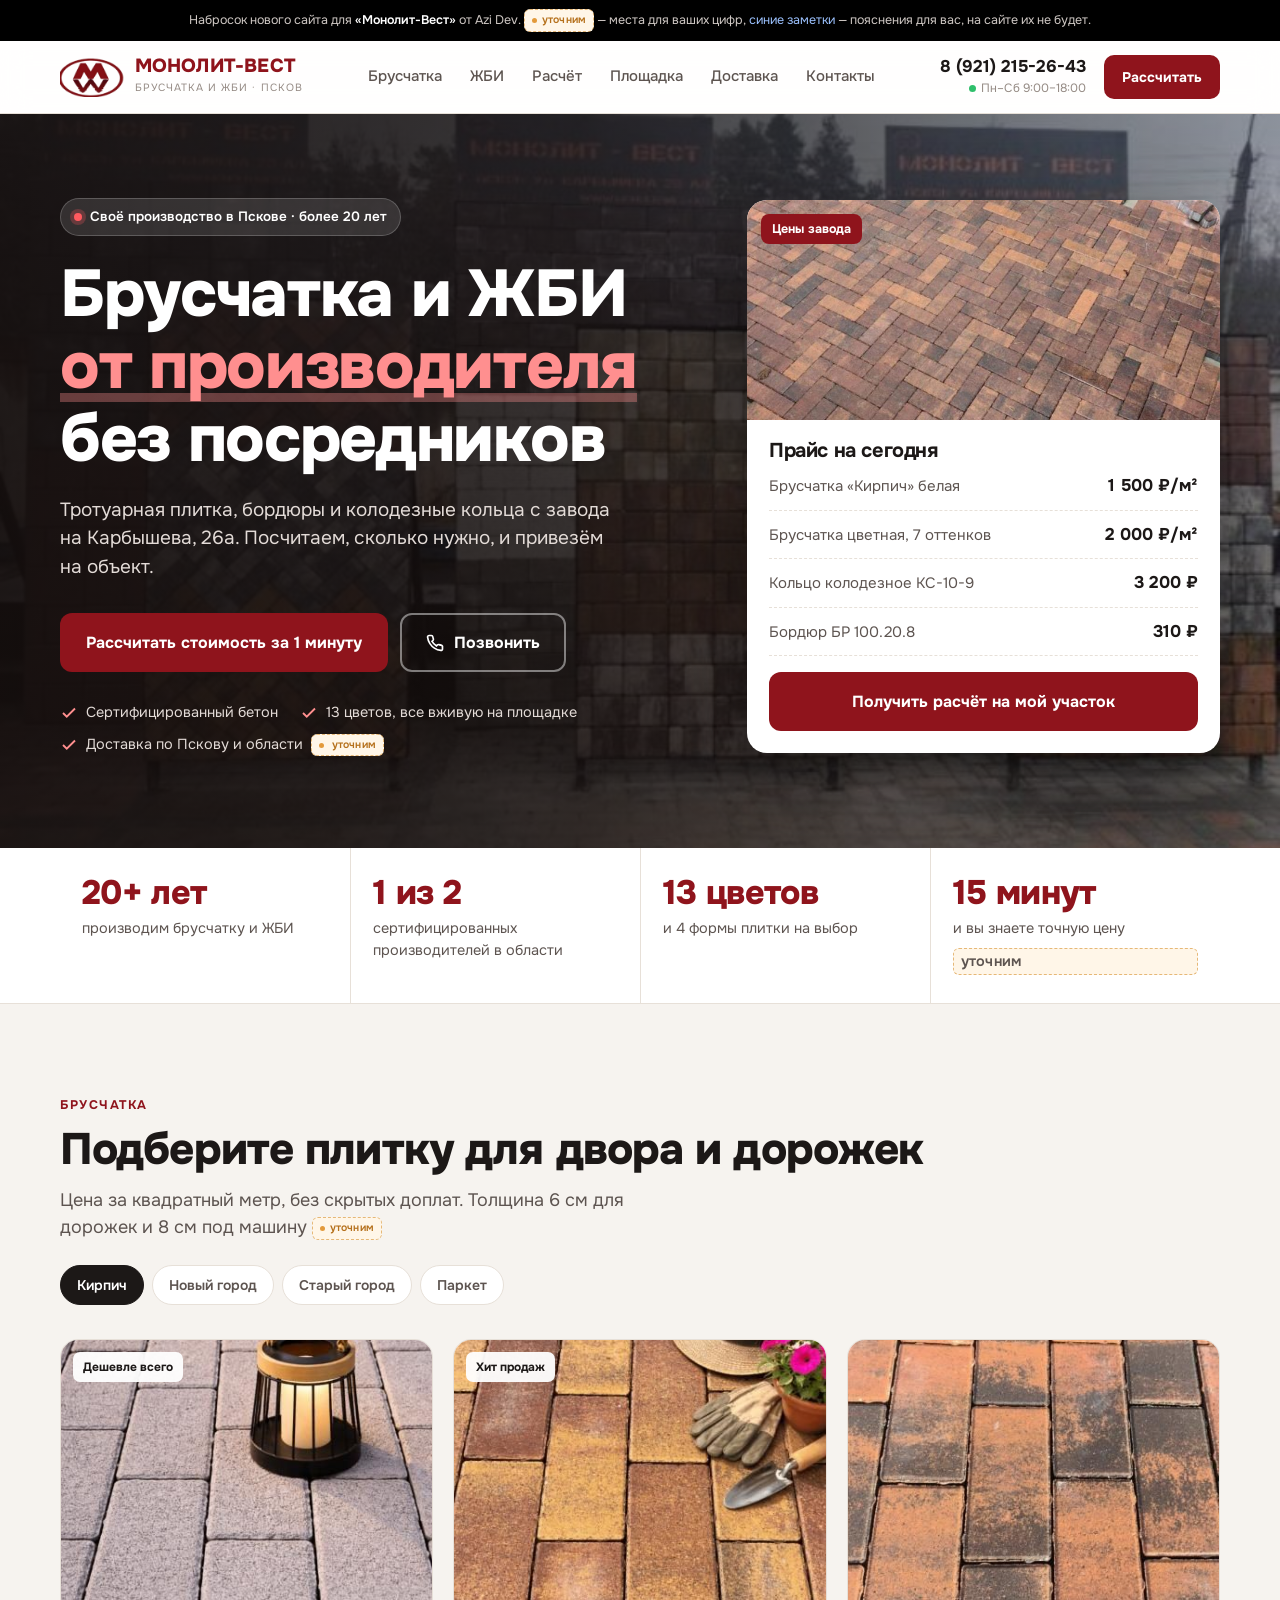
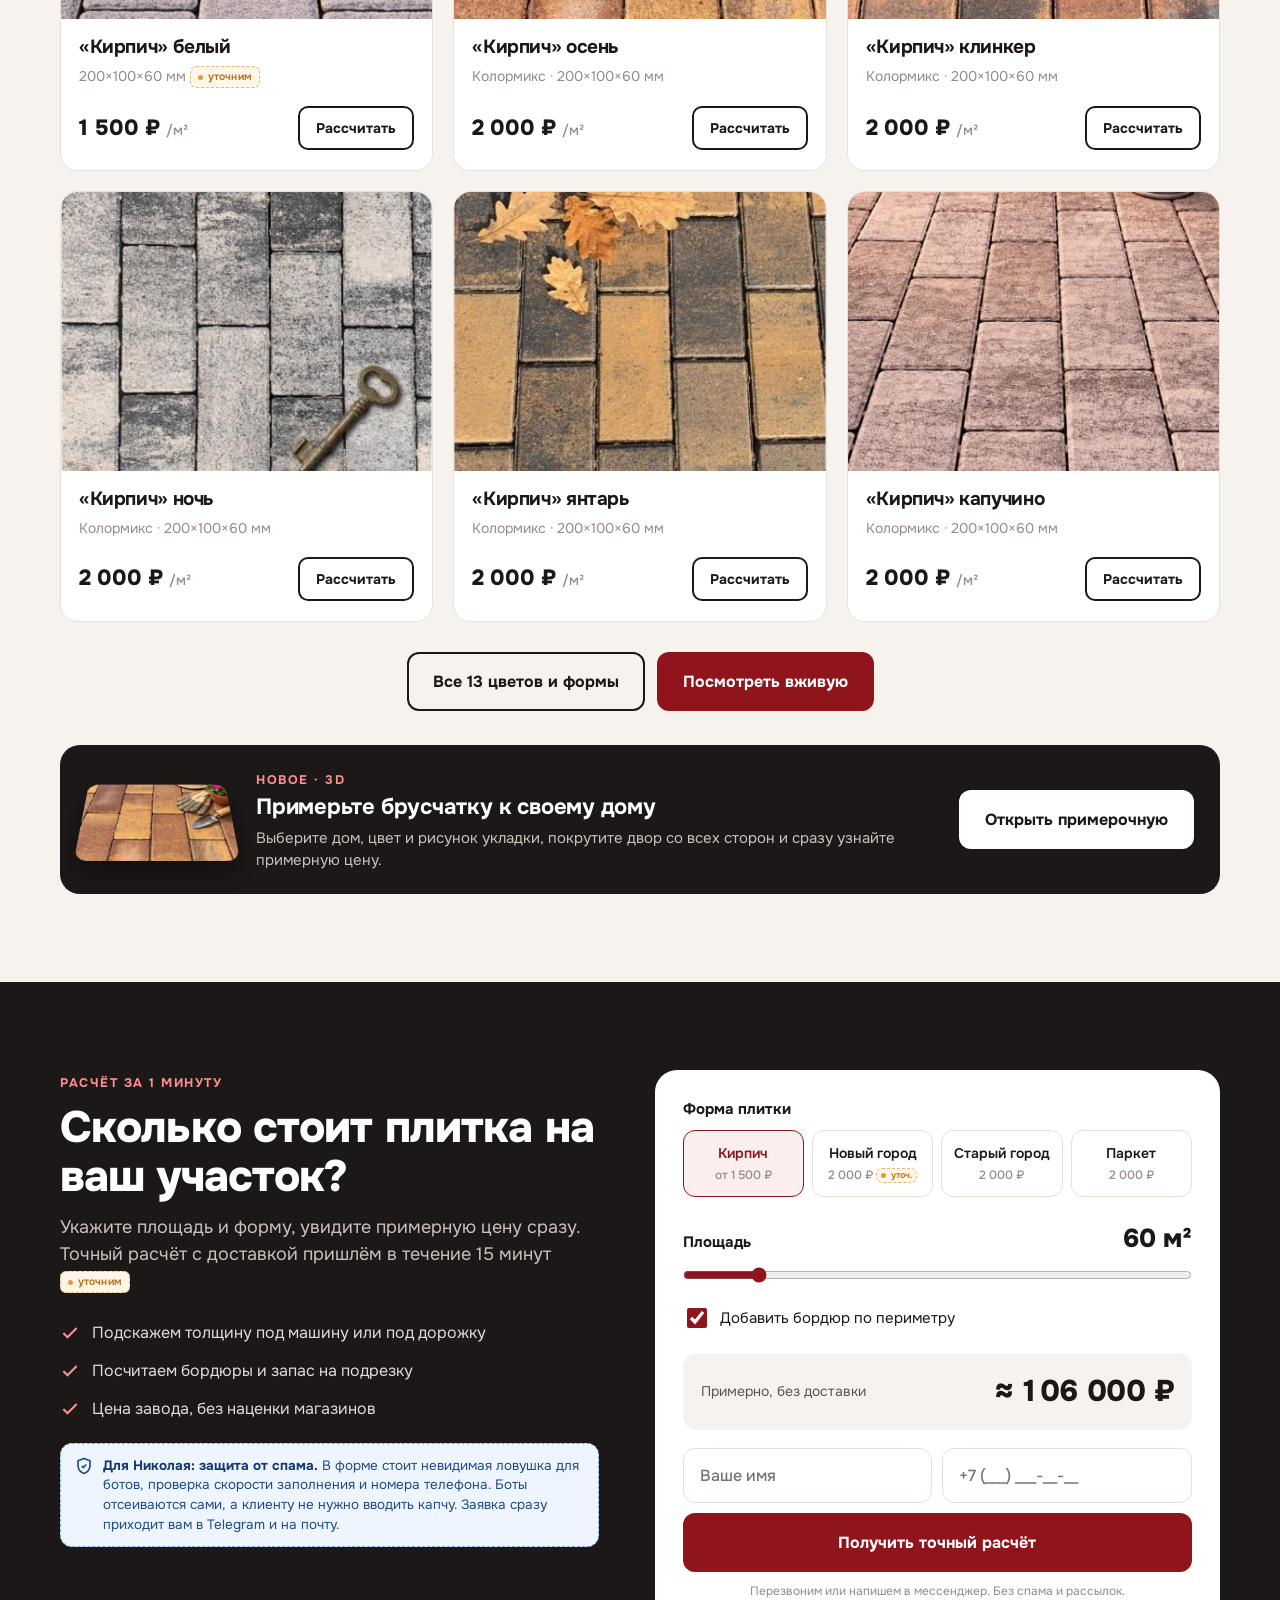
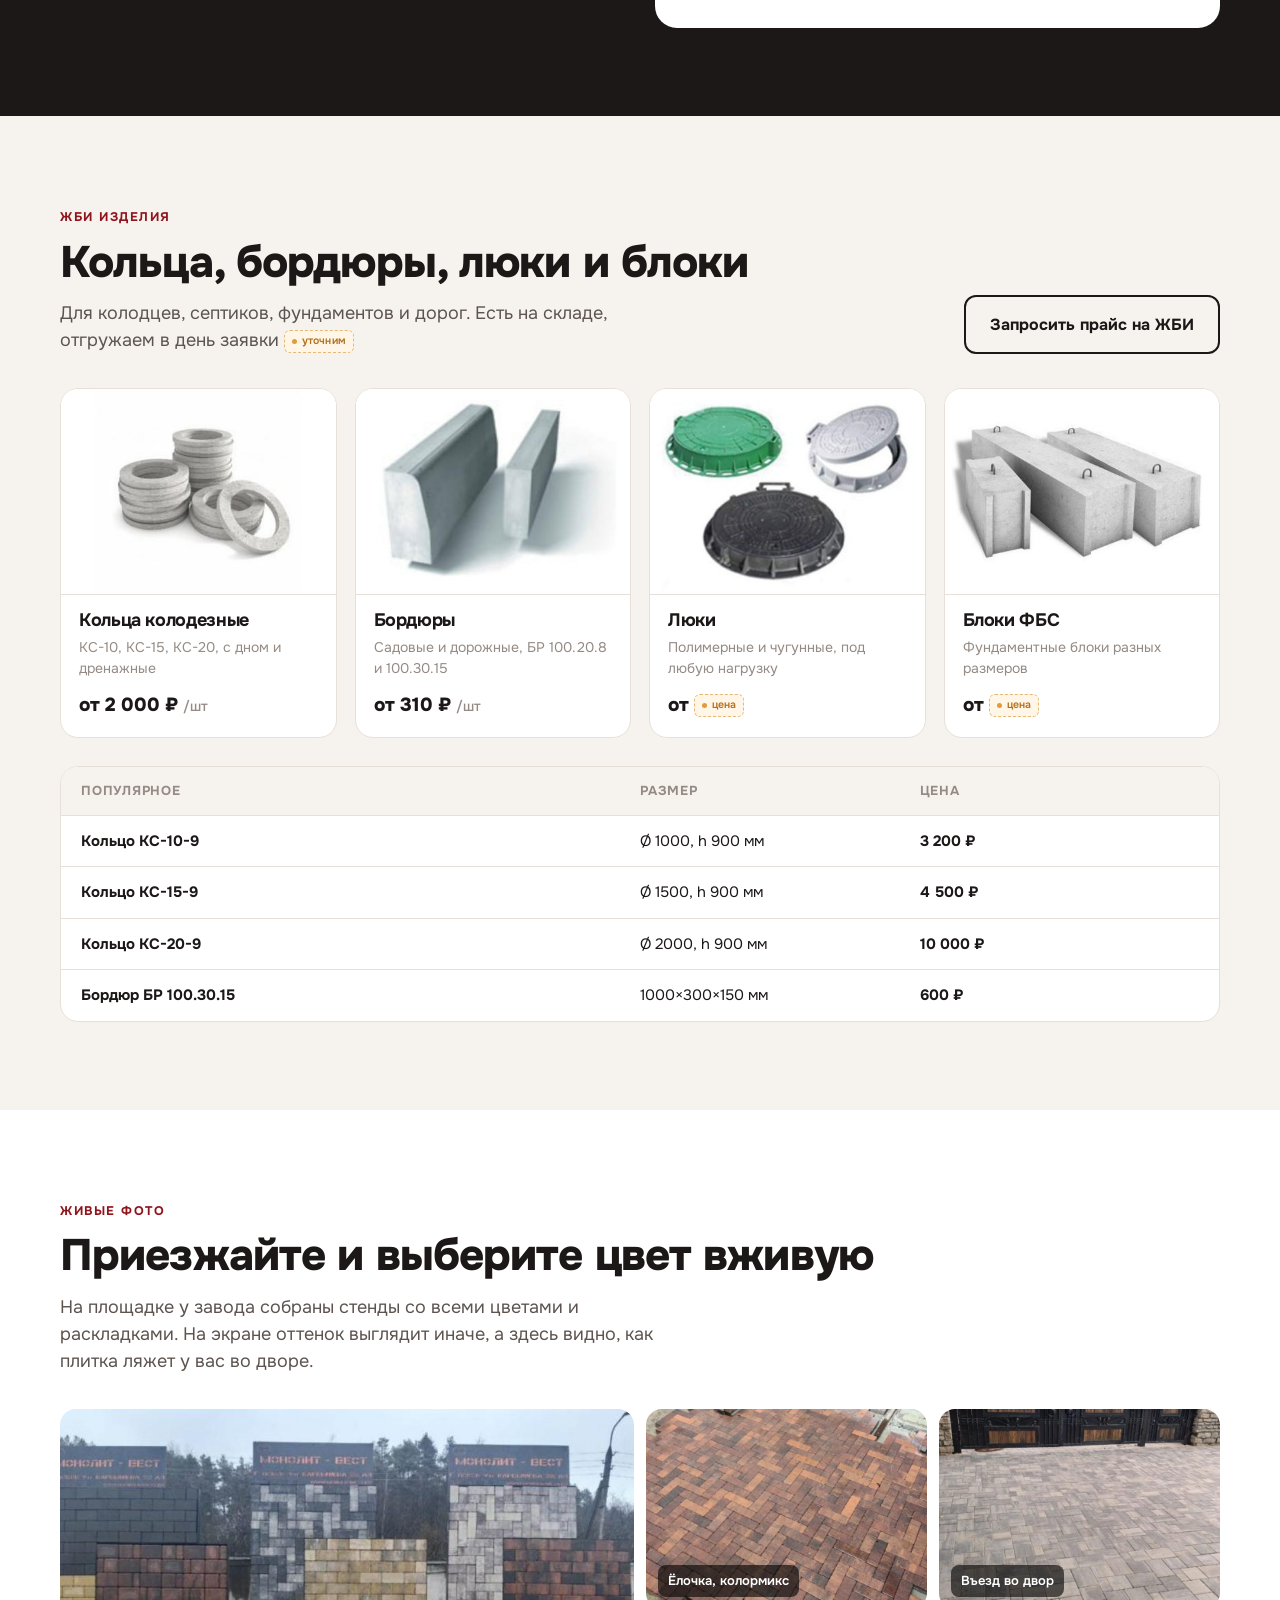
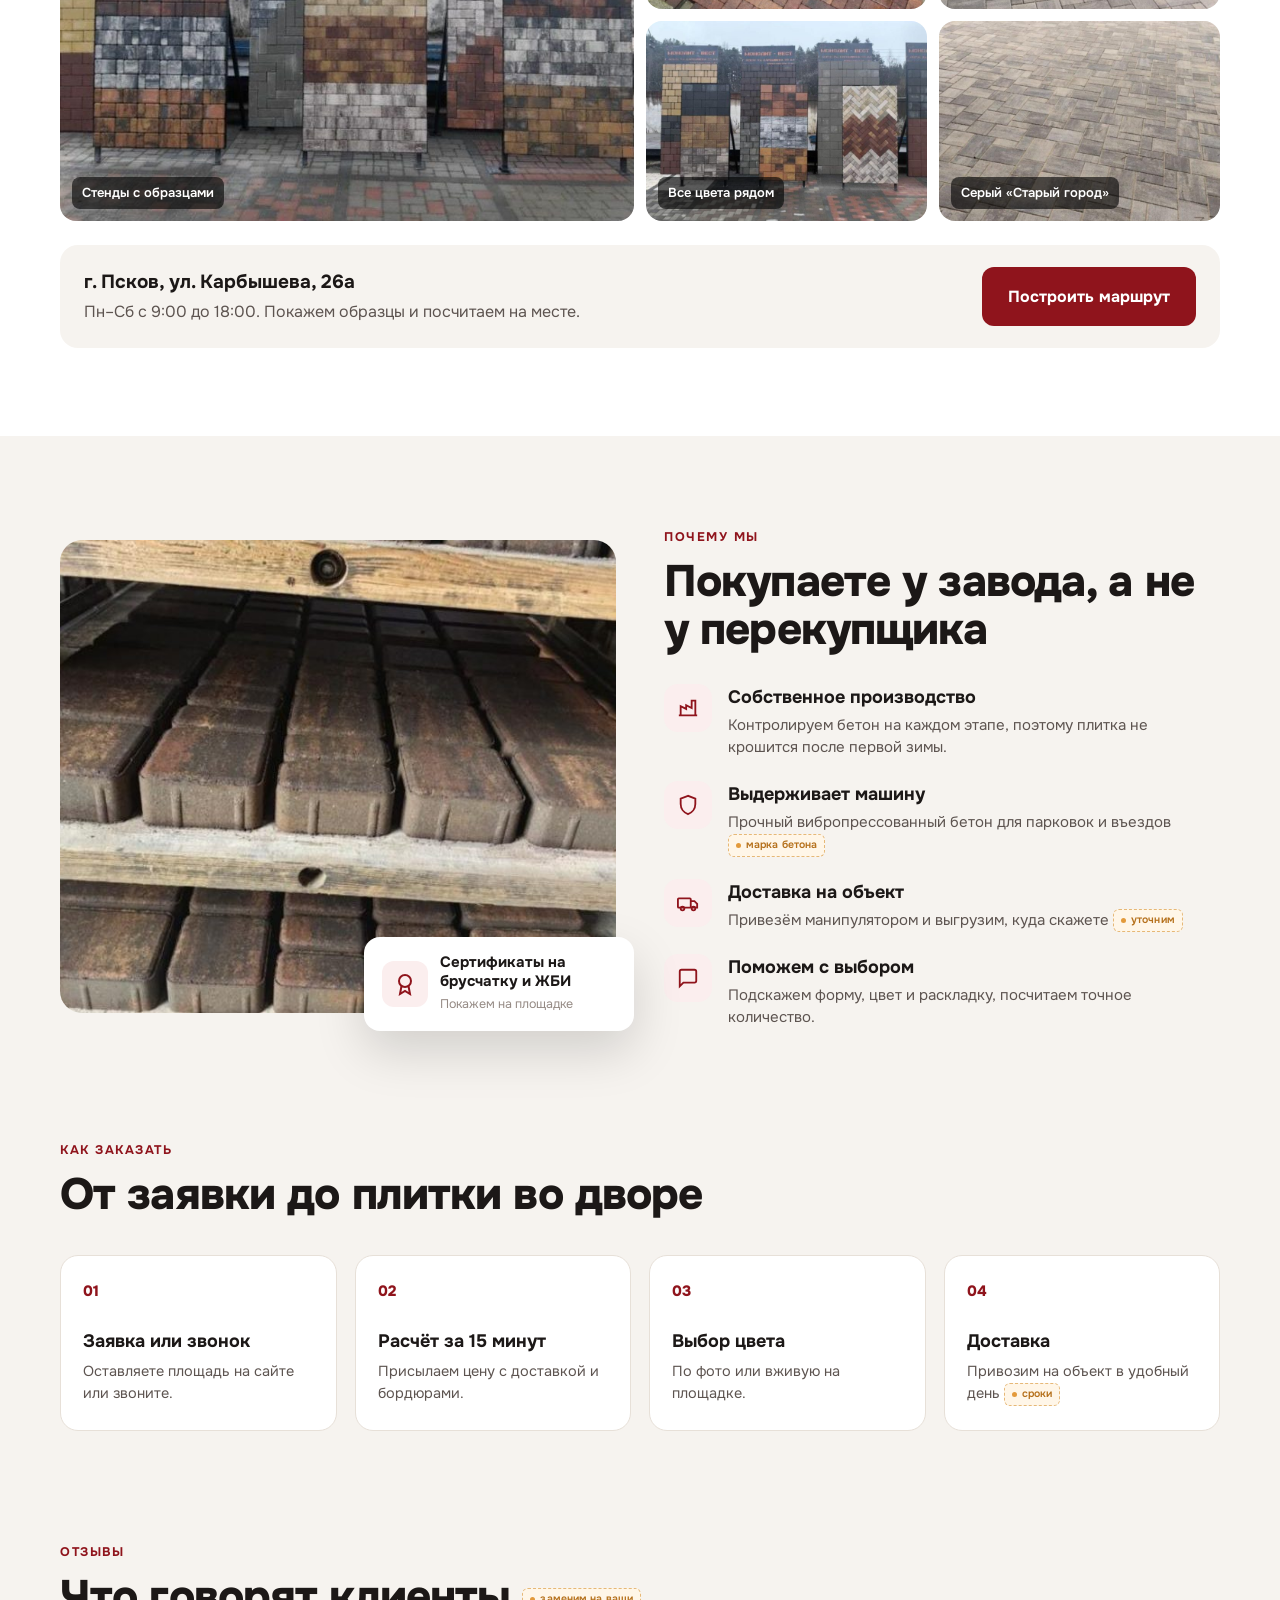
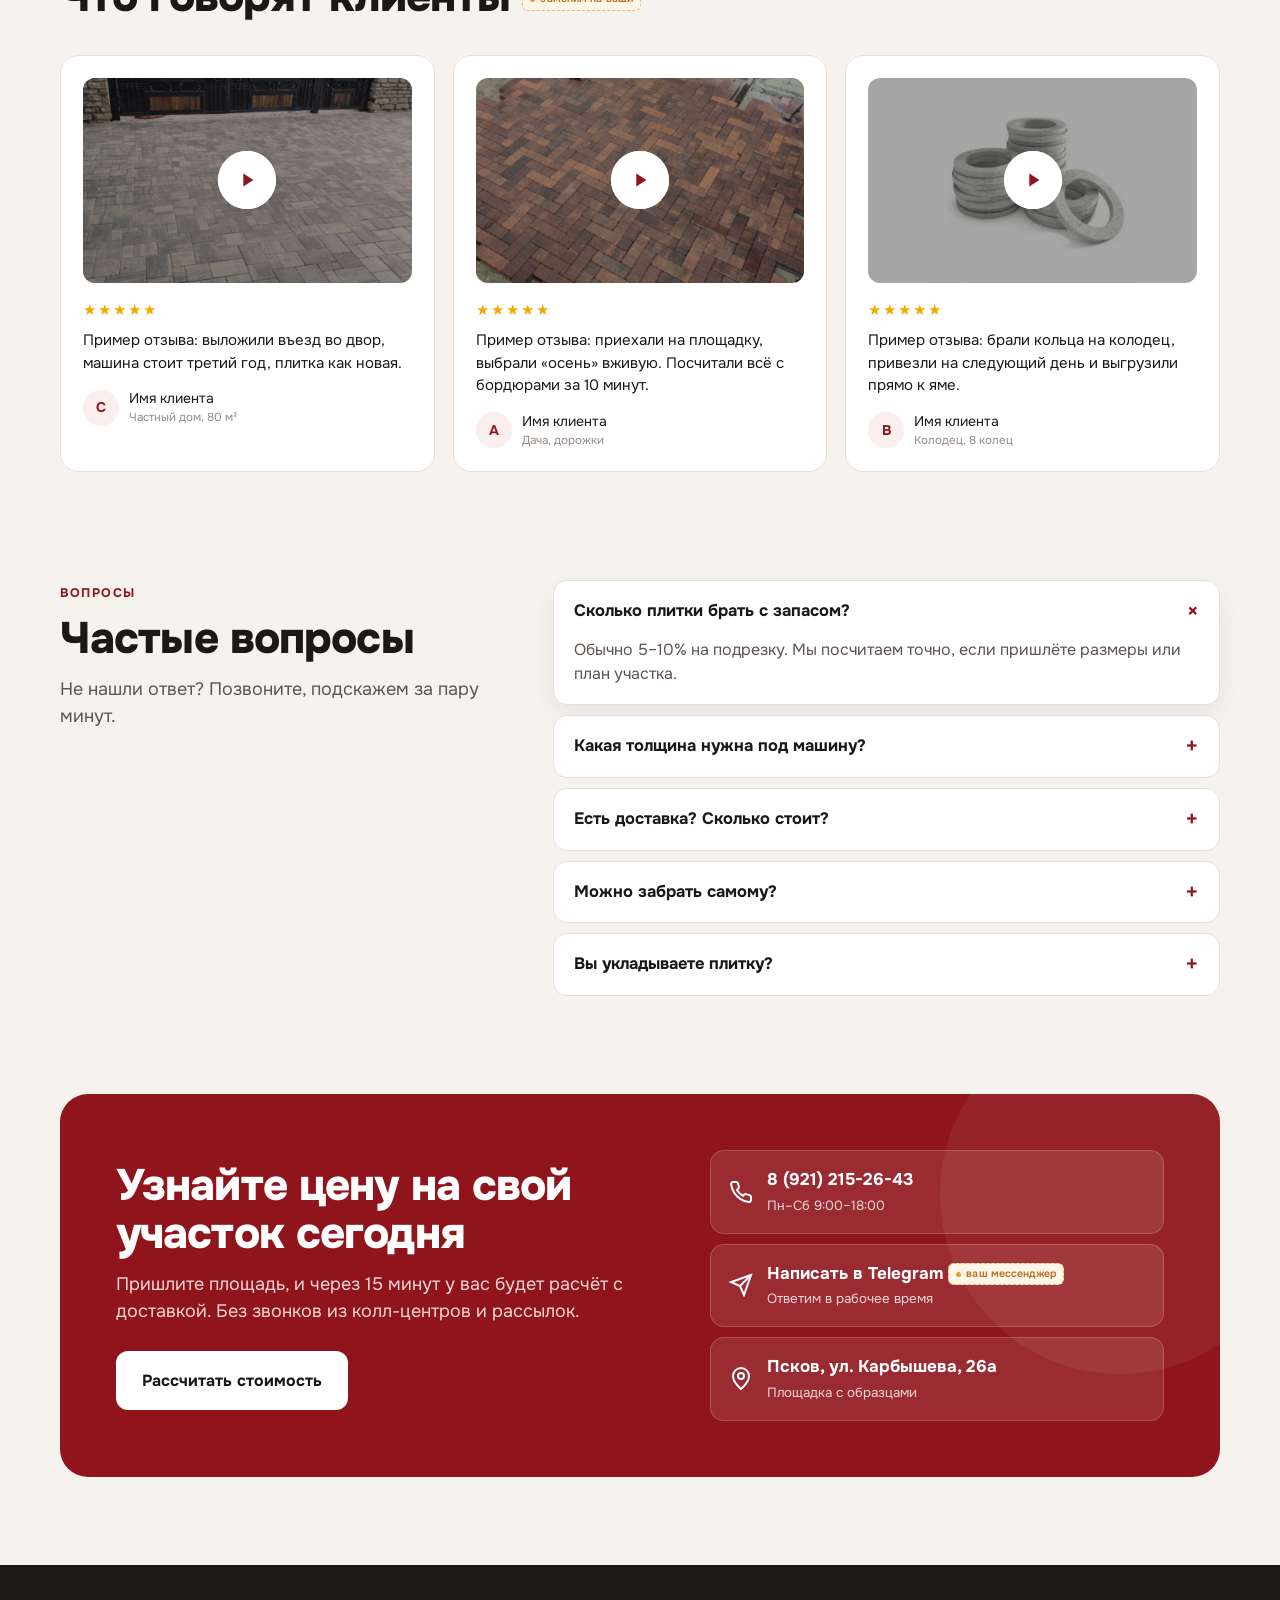
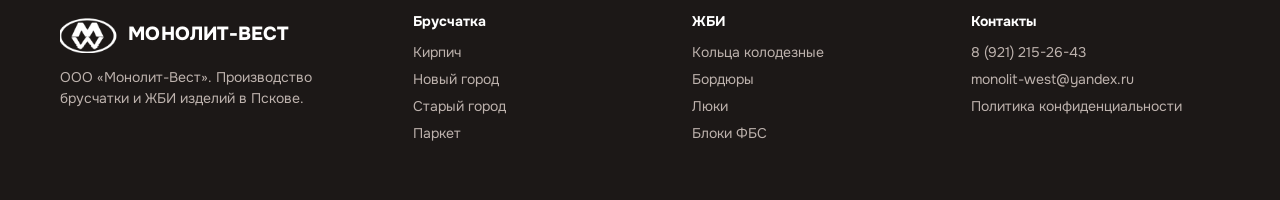
<file: index.html>
<!doctype html>
<html lang="ru">
<head>
<meta charset="utf-8">
<meta name="viewport" content="width=device-width, initial-scale=1">
<meta name="robots" content="noindex, nofollow">
<title>Монолит-Вест · брусчатка и ЖБИ в Пскове (набросок)</title>
<meta name="description" content="Тротуарная плитка, бордюры и колодезные кольца с завода в Пскове. Цены производителя, расчёт за 15 минут, доставка на объект.">
<meta property="og:type" content="website">
<meta property="og:site_name" content="Монолит-Вест">
<meta property="og:locale" content="ru_RU">
<meta property="og:url" content="https://monolitwest.ru/new/">
<meta property="og:title" content="Монолит-Вест — брусчатка и ЖБИ от производителя в Пскове">
<meta property="og:description" content="Тротуарная плитка, бордюры и колодезные кольца с завода в Пскове. Цены производителя, расчёт за 15 минут, доставка на объект.">
<meta property="og:image" content="https://monolitwest.ru/new/img/foto-1.jpg">
<meta property="og:image:width" content="800">
<meta property="og:image:height" content="524">
<meta property="og:image:alt" content="Площадка с образцами брусчатки «Монолит-Вест»">
<meta name="twitter:card" content="summary_large_image">
<link rel="preconnect" href="https://fonts.googleapis.com">
<link rel="preconnect" href="https://fonts.gstatic.com" crossorigin>
<link rel="stylesheet" href="https://fonts.googleapis.com/css2?family=Onest:wght@400;500;600;700;800&display=swap">
<style>
:root{
  --brand:#8f141c; --brand-d:#701017; --brand-l:#fbeeee;
  --dark:#1c1817; --dark-2:#2a2423;
  --bg:#f6f3ef; --card:#fff; --line:#e7e0d8; --ink:#1c1817; --soft:#5d5450; --mute:#958a84;
  --ok:#1f8a4c; --tg:#2aa3df;
  --f:"Onest","Helvetica Neue",Arial,sans-serif;
}
*{box-sizing:border-box}
html{scroll-behavior:smooth}
body{margin:0;background:var(--bg);color:var(--ink);font-family:var(--f);font-size:16px;line-height:1.5;-webkit-font-smoothing:antialiased;overflow-x:hidden}
a{color:inherit;text-decoration:none}
img{display:block;max-width:100%}
svg{display:block}
.wrap{max-width:1200px;margin:0 auto;padding:0 20px}
h1,h2,h3{margin:0;letter-spacing:-.02em;line-height:1.1}
h2{font-size:clamp(28px,3.6vw,44px);font-weight:800}
.lead{font-size:18px;color:var(--soft);max-width:640px;margin:14px 0 0}
.eyebrow{display:inline-block;font:700 12.5px/1 var(--f);letter-spacing:.12em;text-transform:uppercase;color:var(--brand);margin-bottom:14px}
section{padding:88px 0}
@media(max-width:700px){section{padding:60px 0}.wrap{padding:0 16px}}

/* отметки «уточним» */
.ph{display:inline-flex;align-items:center;gap:5px;font:600 10.5px/1 var(--f);color:#b5701b;background:#fff6e8;border:1px dashed #e6b877;padding:5px 7px;border-radius:6px;white-space:nowrap;vertical-align:middle;letter-spacing:.01em}
.ph::before{content:"";width:5px;height:5px;border-radius:50%;background:#e39a3b}
/* заметки для Николая */
.note{display:flex;gap:10px;align-items:flex-start;background:#eef5ff;border:1px dashed #7aa7e8;color:#1e4b8a;border-radius:12px;padding:12px 14px;font-size:13.5px;line-height:1.45}
.note b{color:#123a70}
.note svg{flex:none;margin-top:1px}

/* полоса сверху */
.strip{background:#000;color:#cfc8c4;font-size:12.5px;text-align:center}
.strip .wrap{padding-block:9px}
.strip b{color:#fff;font-weight:600}

/* шапка */
header{position:sticky;top:0;z-index:30;background:rgba(255,255,255,.92);backdrop-filter:blur(14px);border-bottom:1px solid var(--line)}
header .wrap{display:flex;align-items:center;justify-content:space-between;gap:16px;height:72px}
.logo{display:flex;align-items:center;gap:10px}
.logo img{height:40px;width:auto}
.logo b{display:block;font-weight:800;font-size:19px;line-height:1;color:var(--brand);letter-spacing:.01em}
.logo small{display:block;white-space:nowrap;font-size:10.5px;letter-spacing:.1em;text-transform:uppercase;color:var(--mute);margin-top:4px}
nav.menu{display:flex;gap:28px;font-size:15px;font-weight:500;color:var(--soft)}
nav.menu a:hover{color:var(--brand)}
.h-right{display:flex;align-items:center;gap:18px}
.h-phone{text-align:right;line-height:1.2}
.h-phone b{display:block;font-size:17px;font-weight:700}
.h-phone small{font-size:12px;color:var(--mute)}
.h-phone small i{display:inline-block;width:7px;height:7px;border-radius:50%;background:#2fbf6b;margin-right:5px;font-style:normal}
.h-phone b,.h-phone small{white-space:nowrap}
@media(max-width:1180px){nav.menu{display:none}}
@media(max-width:700px){.h-phone{display:none}header .wrap{height:62px}.logo img{height:34px}.logo b{font-size:17px}.logo small{font-size:9.5px;letter-spacing:.06em}}

/* кнопки */
.btn{display:inline-flex;align-items:center;justify-content:center;gap:10px;padding:17px 24px;font:700 16px var(--f);border-radius:12px;border:2px solid transparent;white-space:nowrap;cursor:pointer;transition:background .2s,transform .2s}
.btn:active{transform:scale(.98)}
.btn-brand{background:var(--brand);color:#fff}
.btn-brand:hover{background:var(--brand-d)}
.btn-white{background:#fff;color:var(--ink)}
.btn-ghost{border-color:rgba(255,255,255,.45);color:#fff}
.btn-line{border-color:var(--ink);color:var(--ink);background:transparent}
.btn-sm{padding:11px 16px;font-size:14px;border-radius:10px}
.btn-tg{background:var(--tg);color:#fff}

/* герой */
.hero{position:relative;color:#fff;padding:0;background:var(--dark);overflow:hidden}
.hero-bg{position:absolute;inset:0;background:url(img/foto-1.jpg) center 60%/cover}
.hero-bg::after{content:"";position:absolute;inset:0;background:linear-gradient(90deg,rgba(20,14,13,.94) 0%,rgba(20,14,13,.82) 45%,rgba(20,14,13,.35) 100%)}
.hero .wrap{position:relative;display:grid;grid-template-columns:1.15fr .85fr;gap:48px;align-items:center;padding-block:84px 92px}
.badge{display:inline-flex;align-items:center;gap:8px;background:rgba(255,255,255,.12);border:1px solid rgba(255,255,255,.2);padding:8px 13px;border-radius:99px;font-size:13.5px;font-weight:600}
.badge i{width:8px;height:8px;border-radius:50%;background:#ff5a5f;box-shadow:0 0 0 4px rgba(255,90,95,.25)}
.hero h1{font-size:clamp(36px,5.4vw,66px);font-weight:800;margin:22px 0 0}
.hero h1 span{color:#ff8f8f}
.hero p.sub{font-size:19px;color:#e3dbd7;max-width:560px;margin:20px 0 0}
.hero .cta{display:flex;flex-wrap:wrap;gap:12px;margin-top:32px}
.hero .chips{display:flex;flex-wrap:wrap;gap:10px 22px;margin-top:30px;font-size:14.5px;color:#e3dbd7}
.hero .chips span{display:flex;align-items:center;gap:8px}
.hero .chips svg{color:#ff8f8f}
.price-card{background:#fff;color:var(--ink);border-radius:20px;overflow:hidden;box-shadow:0 30px 80px rgba(0,0,0,.4)}
.price-card .pic{height:220px;background:url(img/foto-4.jpg) center/cover;position:relative}
.price-card .pic em{position:absolute;left:14px;top:14px;background:var(--brand);color:#fff;font:700 12.5px var(--f);font-style:normal;padding:7px 11px;border-radius:8px}
.price-card .body{padding:20px 22px 22px}
.price-card h3{font-size:20px}
.price-card .row{display:flex;gap:12px;justify-content:space-between;align-items:baseline;padding:11px 0;border-bottom:1px dashed var(--line);font-size:15px;color:var(--soft)}
.price-card .row b{color:var(--ink);font-size:17px;white-space:nowrap}
.price-card .btn{width:100%;margin-top:16px}
@media(max-width:900px){.hero .wrap{grid-template-columns:1fr;padding-block:48px 56px;gap:34px}.hero-bg::after{background:linear-gradient(180deg,rgba(20,14,13,.9),rgba(20,14,13,.8) 60%,rgba(20,14,13,.95))}.hero .cta .btn{flex:1 1 100%}.hero p.sub{font-size:17px}}

/* цифры */
.stats{background:#fff;border-bottom:1px solid var(--line);padding:0}
.stats .wrap{display:grid;grid-template-columns:repeat(4,1fr)}
.stat{padding:28px 22px;border-left:1px solid var(--line)}
.stat:first-child{border-left:0}
.stat b{display:block;font-size:34px;font-weight:800;color:var(--brand);letter-spacing:-.02em;line-height:1}
.stat span{display:block;font-size:14.5px;color:var(--soft);margin-top:8px}
@media(max-width:800px){.stats .wrap{grid-template-columns:1fr 1fr}.stat{border-left:0;border-top:1px solid var(--line);padding:22px 8px}.stat:nth-child(-n+2){border-top:0}.stat:nth-child(even){padding-left:18px;border-left:1px solid var(--line)}.stat b{font-size:28px}}

/* каталог */
.sec-head{display:flex;justify-content:space-between;align-items:flex-end;gap:24px;margin-bottom:34px;flex-wrap:wrap}
.tabs{display:flex;gap:8px;flex-wrap:wrap}
.tab{padding:10px 16px;border-radius:99px;border:1px solid var(--line);background:#fff;font:600 14px var(--f);color:var(--soft);cursor:pointer}
.tab.on{background:var(--ink);border-color:var(--ink);color:#fff}
.grid-6{display:grid;grid-template-columns:repeat(3,1fr);gap:20px}
.prod{background:#fff;border:1px solid var(--line);border-radius:18px;overflow:hidden;display:flex;flex-direction:column;transition:box-shadow .2s,transform .2s}
.prod:hover{box-shadow:0 18px 40px rgba(60,30,20,.12);transform:translateY(-3px)}
.prod .pic{aspect-ratio:4/3;background-size:cover;background-position:center;position:relative}
.prod .pic small{position:absolute;left:12px;top:12px;background:rgba(255,255,255,.94);font-weight:700;font-size:12px;padding:6px 10px;border-radius:7px}
.prod .body{padding:18px 18px 20px;display:flex;flex-direction:column;gap:8px;flex:1}
.prod h3{font-size:19px}
.prod .meta{font-size:14px;color:var(--mute)}
.prod .foot{display:flex;justify-content:space-between;align-items:center;margin-top:auto;padding-top:10px}
.prod .price{font-size:22px;font-weight:800}
.prod .price small{font-size:14px;font-weight:500;color:var(--mute)}
.colors{display:flex;gap:6px;margin-top:2px}
.colors i{width:18px;height:18px;border-radius:50%;border:2px solid #fff;box-shadow:0 0 0 1px var(--line)}
.more-row{display:flex;justify-content:center;margin-top:30px;gap:12px;flex-wrap:wrap}
.try3d{display:flex;align-items:center;gap:24px;margin-top:34px;background:var(--dark);color:#fff;border-radius:20px;padding:22px 26px 22px 22px;overflow:hidden;transition:transform .2s}
.try3d:hover{transform:translateY(-2px)}
.try3d-pic{flex:none;width:150px;height:96px;border-radius:12px;background:url(img/kirpich-osen.jpg) center/cover;transform:perspective(300px) rotateX(38deg);box-shadow:0 14px 24px rgba(0,0,0,.4)}
.try3d-t{flex:1;min-width:0}
.try3d .eyebrow{color:#ff8f8f;margin-bottom:8px}
.try3d b{display:block;font-size:22px;line-height:1.2;letter-spacing:-.01em}
.try3d p{margin:6px 0 0;color:#cbc1bc;font-size:15px}
@media(max-width:800px){.try3d{flex-direction:column;align-items:stretch;text-align:left;gap:16px;padding:18px}.try3d-pic{width:100%;height:110px;transform:perspective(400px) rotateX(30deg)}.try3d .btn{width:100%}.try3d b{font-size:20px}}
@media(max-width:900px){.grid-6{grid-template-columns:1fr 1fr;gap:14px}.prod .body{padding:14px}.prod h3{font-size:16px}.prod .price{font-size:18px}.prod .foot .btn{display:none}}

/* калькулятор */
.calc{background:var(--dark);color:#fff}
.calc .wrap{display:grid;grid-template-columns:1fr 1.05fr;gap:56px;align-items:start}
.calc h2{color:#fff}
.calc .lead{color:#cbc1bc}
.calc ul{list-style:none;padding:0;margin:26px 0 0;display:grid;gap:14px}
.calc li{display:flex;gap:12px;align-items:flex-start;color:#e3dbd7}
.calc li svg{color:#ff8f8f;flex:none;margin-top:2px}
.calc-box{background:#fff;color:var(--ink);border-radius:22px;padding:28px}
.calc-box label.t{display:block;font-weight:700;font-size:15px;margin-bottom:10px}
.opts{display:grid;grid-template-columns:repeat(4,1fr);gap:8px;margin-bottom:22px}
.opt{border:1.5px solid var(--line);border-radius:12px;padding:12px 8px;text-align:center;font-size:14px;font-weight:600;cursor:pointer;background:#fff}
.opt small{display:block;font-weight:500;color:var(--mute);font-size:12px;margin-top:2px}
.opt.on{border-color:var(--brand);background:var(--brand-l);color:var(--brand)}
.range-row{display:flex;justify-content:space-between;align-items:baseline;margin-bottom:8px}
.range-row output{font-size:26px;font-weight:800}
input[type=range]{width:100%;accent-color:var(--brand);margin:0 0 22px}
.check{display:flex;align-items:center;gap:10px;font-size:15px;margin-bottom:22px;cursor:pointer}
.check input{width:20px;height:20px;accent-color:var(--brand)}
.total{background:var(--bg);border-radius:14px;padding:16px 18px;display:flex;justify-content:space-between;align-items:center;margin-bottom:18px}
.total span{font-size:14px;color:var(--soft)}
.total b{font-size:30px;font-weight:800;letter-spacing:-.02em;white-space:nowrap}
@media(max-width:500px){.total b{font-size:24px}.total span{font-size:13px}}
.form-row{display:grid;grid-template-columns:1fr 1fr;gap:10px}
.inp{width:100%;padding:16px 16px;border:1.5px solid var(--line);border-radius:12px;font:500 16px var(--f);background:#fff;color:var(--ink)}
.inp:focus{outline:none;border-color:var(--brand)}
.hp{position:absolute!important;left:-9999px;width:1px;height:1px;opacity:0}
.calc-box .btn{width:100%;margin-top:10px}
.agree{font-size:12px;color:var(--mute);margin-top:10px;text-align:center}
.sent{display:none;text-align:center;padding:26px 0 10px}
.sent b{display:block;font-size:22px;margin:10px 0 4px}
.calc .note{margin-top:22px}
@media(max-width:900px){.calc .wrap{grid-template-columns:1fr;gap:30px}.calc-box{padding:20px}.opts{grid-template-columns:1fr 1fr}.form-row{grid-template-columns:1fr}}

/* ЖБИ */
.grid-4{display:grid;grid-template-columns:repeat(4,1fr);gap:18px}
.jbi{background:#fff;border:1px solid var(--line);border-radius:18px;overflow:hidden}
.jbi .pic{aspect-ratio:4/3;background:#fff center/contain no-repeat;border-bottom:1px solid var(--line)}
.jbi .body{padding:16px 18px 18px}
.jbi h3{font-size:18px}
.jbi p{margin:6px 0 12px;font-size:14px;color:var(--mute)}
.jbi .price{font-weight:800;font-size:19px}
.jbi .price small{font-weight:500;font-size:14px;color:var(--mute)}
.table{margin-top:28px;background:#fff;border:1px solid var(--line);border-radius:18px;overflow:hidden}
.table .tr{display:grid;grid-template-columns:2fr 1fr 1fr;padding:14px 20px;border-top:1px solid var(--line);font-size:15px}
.table .tr:first-child{border-top:0;background:var(--bg);font-weight:700;font-size:13px;text-transform:uppercase;letter-spacing:.06em;color:var(--mute)}
.table .tr b{font-weight:700}
@media(max-width:900px){.grid-4{grid-template-columns:1fr 1fr;gap:12px}.jbi .body{padding:12px}.jbi h3{font-size:16px}.jbi p{display:none}.table .tr{grid-template-columns:1.6fr 1fr;padding:12px 14px}.table .tr span:nth-child(2){display:none}}

/* площадка */
.yard{background:#fff}
.yard .grid{display:grid;grid-template-columns:repeat(4,1fr);grid-auto-rows:200px;gap:12px;margin-top:34px}
.yard .grid div{border-radius:16px;background-size:cover;background-position:center;position:relative}
.yard .grid div:first-child{grid-column:span 2;grid-row:span 2}
.yard .grid div span{position:absolute;left:12px;bottom:12px;background:rgba(0,0,0,.6);color:#fff;font-size:13px;font-weight:600;padding:6px 10px;border-radius:8px}
.visit{display:grid;grid-template-columns:1fr auto;gap:20px;align-items:center;margin-top:24px;background:var(--bg);border-radius:18px;padding:22px 24px}
.visit b{font-size:19px}
.visit p{margin:4px 0 0;color:var(--soft)}
@media(max-width:900px){.yard .grid{grid-template-columns:1fr 1fr;grid-auto-rows:130px}.visit{grid-template-columns:1fr}.visit .btn{width:100%}}

/* почему мы */
.why{display:grid;grid-template-columns:1fr 1fr;gap:48px;align-items:center}
.why-pic{border-radius:22px;aspect-ratio:4/3.4;background:url(img/foto-7.jpg) center/cover;position:relative}
.why-pic .cert{position:absolute;right:-18px;bottom:-18px;background:#fff;border-radius:16px;padding:16px 18px;box-shadow:0 20px 50px rgba(0,0,0,.15);display:flex;gap:12px;align-items:center;max-width:270px}
.why-pic .cert div{width:46px;height:46px;border-radius:12px;background:var(--brand-l);color:var(--brand);display:grid;place-items:center;flex:none}
.why-pic .cert b{display:block;font-size:15px;line-height:1.25}
.why-pic .cert small{color:var(--mute);font-size:12.5px}
.feat{display:grid;gap:22px;margin-top:30px}
.feat div{display:flex;gap:16px}
.feat i{width:48px;height:48px;border-radius:14px;background:var(--brand-l);color:var(--brand);display:grid;place-items:center;flex:none}
.feat b{display:block;font-size:18px}
.feat p{margin:3px 0 0;color:var(--soft);font-size:15px}
@media(max-width:900px){.why{grid-template-columns:1fr;gap:34px}.why-pic .cert{right:12px;bottom:-22px}}

/* шаги */
.steps{display:grid;grid-template-columns:repeat(4,1fr);gap:18px;margin-top:36px;counter-reset:s}
.step{background:#fff;border:1px solid var(--line);border-radius:18px;padding:24px 22px;position:relative}
.step::before{counter-increment:s;content:"0" counter(s);font-weight:800;font-size:15px;color:var(--brand);display:block;margin-bottom:26px}
.step b{display:block;font-size:18px}
.step p{margin:6px 0 0;color:var(--soft);font-size:14.5px}
@media(max-width:900px){.steps{grid-template-columns:1fr 1fr;gap:12px}.step{padding:18px 16px}.step::before{margin-bottom:12px}}

/* отзывы */
.revs{display:grid;grid-template-columns:repeat(3,1fr);gap:18px;margin-top:34px}
.rev{background:#fff;border:1px solid var(--line);border-radius:18px;padding:22px}
.rev .vid{aspect-ratio:16/10;border-radius:12px;background:#2a2423 center/cover;margin-bottom:16px;display:grid;place-items:center;position:relative}
.rev .vid::after{content:"";position:absolute;inset:0;background:rgba(0,0,0,.35);border-radius:12px}
.rev .vid span{position:relative;z-index:1;width:58px;height:58px;border-radius:50%;background:#fff;display:grid;place-items:center;color:var(--brand)}
.stars{color:#f2a900;letter-spacing:2px;font-size:15px}
.rev p{margin:8px 0 14px;font-size:15px}
.rev .who{display:flex;gap:10px;align-items:center;font-size:14px}
.rev .who i{width:36px;height:36px;border-radius:50%;background:var(--brand-l);color:var(--brand);display:grid;place-items:center;font-style:normal;font-weight:700}
.rev .who small{display:block;color:var(--mute)}
@media(max-width:900px){.revs{grid-template-columns:1fr}}

/* вопросы */
.faq{display:grid;grid-template-columns:.8fr 1.2fr;gap:48px}
details{background:#fff;border:1px solid var(--line);border-radius:14px;margin-bottom:10px;padding:0 20px}
summary{list-style:none;cursor:pointer;padding:18px 0;font-weight:700;font-size:16.5px;display:flex;justify-content:space-between;gap:16px}
summary::-webkit-details-marker{display:none}
summary::after{content:"+";font-size:24px;line-height:1;color:var(--brand);font-weight:500}
details[open] summary::after{content:"–"}
details p{margin:-4px 0 18px;color:var(--soft)}
@media(max-width:900px){.faq{grid-template-columns:1fr;gap:24px}}

/* финал */
.final{background:var(--brand);color:#fff;border-radius:28px;padding:56px;display:grid;grid-template-columns:1.1fr .9fr;gap:40px;align-items:center;position:relative;overflow:hidden}
.final::before{content:"";position:absolute;right:-80px;top:-80px;width:360px;height:360px;border-radius:50%;background:rgba(255,255,255,.06)}
.final h2{color:#fff}
.final p{color:#f3d6d6;font-size:18px;margin:14px 0 0}
.final .contacts{display:grid;gap:10px;position:relative}
.final .contacts a{display:flex;align-items:center;gap:14px;background:rgba(255,255,255,.1);border:1px solid rgba(255,255,255,.18);padding:16px 18px;border-radius:14px}
.final .contacts a b{display:block;font-size:17px}
.final .contacts a small{color:#f3d6d6}
@media(max-width:900px){.final{grid-template-columns:1fr;padding:32px 22px;border-radius:22px}}

footer{background:var(--dark);color:#bdb2ad;padding:46px 0 50px;font-size:14px;margin-top:88px}
footer .wrap{display:grid;grid-template-columns:1.3fr 1fr 1fr 1fr;gap:30px}
footer b{color:#fff;display:block;margin-bottom:10px}
footer a{display:block;margin:6px 0}
footer .logo b{color:#fff;margin:0}
footer .logo img{height:36px}
@media(max-width:800px){footer .wrap{grid-template-columns:1fr 1fr}footer{margin-top:60px;padding-bottom:110px}}

/* нижняя панель на телефоне */
.mbar{position:fixed;left:0;right:0;bottom:0;z-index:40;display:none;gap:8px;padding:10px 12px calc(10px + env(safe-area-inset-bottom));background:rgba(255,255,255,.96);backdrop-filter:blur(12px);border-top:1px solid var(--line)}
.mbar .btn{flex:1;padding:15px 10px;font-size:15px}
@media(max-width:700px){.mbar{display:flex}}

/* ===== анимации ===== */
.progress{position:fixed;left:0;top:0;height:3px;width:100%;background:linear-gradient(90deg,var(--brand),#ff6a6a);transform-origin:0 50%;transform:scaleX(0);z-index:60;pointer-events:none}
header{transition:box-shadow .3s,background .3s}
header.sc{box-shadow:0 8px 30px rgba(40,20,15,.10)}
.btn-brand,.btn-white{position:relative;overflow:hidden;isolation:isolate}
.btn-brand::after,.btn-white::after{content:"";position:absolute;top:0;bottom:0;left:-60%;width:40%;background:linear-gradient(100deg,transparent,rgba(255,255,255,.35),transparent);transform:skewX(-20deg);z-index:-1;pointer-events:none;opacity:0}
.btn-white::after{background:linear-gradient(100deg,transparent,rgba(143,20,28,.12),transparent)}
.prod .pic{transition:transform .7s cubic-bezier(.2,.7,.2,1)}
.prod .body{position:relative;z-index:1;background:#fff}
.prod:hover .pic{transform:scale(1.07)}
.jbi{transition:box-shadow .25s,transform .25s}
.jbi:hover{transform:translateY(-3px);box-shadow:0 16px 34px rgba(60,30,20,.10)}
.yard .grid div{transition:transform .5s cubic-bezier(.2,.7,.2,1),box-shadow .5s,filter .5s}
.yard .grid div:hover{transform:translateY(-4px);box-shadow:0 18px 36px rgba(0,0,0,.18);filter:saturate(1.15)}
.step,.rev,.feat i{transition:transform .3s,box-shadow .3s,background .3s,color .3s}
.step:hover,.rev:hover{transform:translateY(-3px);box-shadow:0 16px 34px rgba(60,30,20,.09)}
.feat div:hover i{background:var(--brand);color:#fff;transform:rotate(-6deg) scale(1.06)}
.final .contacts a{transition:background .25s,transform .25s}
.final .contacts a:hover{background:rgba(255,255,255,.18);transform:translateX(4px)}
details{overflow:hidden;transition:box-shadow .25s,border-color .25s}
details:hover{border-color:#d9cdc4}
details[open]{box-shadow:0 10px 26px rgba(60,30,20,.07)}
summary::after{transition:transform .3s}
details[open] summary::after{content:"+";transform:rotate(45deg)}
.total b{display:inline-block;font-variant-numeric:tabular-nums}

@media (prefers-reduced-motion:no-preference){
  html.anim .rv{opacity:0;transform:translateY(28px);transition:opacity .85s cubic-bezier(.2,.7,.2,1),transform .85s cubic-bezier(.2,.7,.2,1);transition-delay:var(--d,0s)}
  html.anim .rv.z{transform:translateY(18px) scale(.95)}
  html.anim .rv.in{opacity:1;transform:none}

  html.anim .hero-bg{animation:kb 18s cubic-bezier(.2,.6,.2,1) both}
  @keyframes kb{from{transform:scale(1.14)}to{transform:scale(1)}}
  html.anim .hero .badge,html.anim .hero h1,html.anim .hero .sub,html.anim .hero .cta,html.anim .hero .chips{animation:up .9s cubic-bezier(.2,.7,.2,1) both}
  html.anim .hero h1{animation-delay:.12s}
  html.anim .hero .sub{animation-delay:.26s}
  html.anim .hero .cta{animation-delay:.4s}
  html.anim .hero .chips{animation-delay:.54s}
  @keyframes up{from{opacity:0;transform:translateY(30px)}}
  html.anim .price-card{animation:card 1.1s .35s cubic-bezier(.2,.7,.2,1) both}
  @keyframes card{from{opacity:0;transform:translateY(46px) rotate(2.5deg) scale(.95)}}
  html.anim .price-card .row{animation:up .7s cubic-bezier(.2,.7,.2,1) both}
  html.anim .price-card .row:nth-of-type(1){animation-delay:.75s}
  html.anim .price-card .row:nth-of-type(2){animation-delay:.85s}
  html.anim .price-card .row:nth-of-type(3){animation-delay:.95s}
  html.anim .price-card .row:nth-of-type(4){animation-delay:1.05s}
  html.anim .hero h1 span{background:linear-gradient(rgba(255,143,143,.35),rgba(255,143,143,.35)) no-repeat 0 92%/0 .14em;animation:ul 1s 1.1s cubic-bezier(.6,0,.2,1) forwards}
  @keyframes ul{to{background-size:100% .14em}}
  .badge i{animation:pulse 2.2s infinite}
  @keyframes pulse{0%{box-shadow:0 0 0 0 rgba(255,90,95,.6)}70%{box-shadow:0 0 0 10px rgba(255,90,95,0)}100%{box-shadow:0 0 0 0 rgba(255,90,95,0)}}
  .btn-brand:hover::after,.btn-white:hover::after{opacity:1;animation:shine .8s ease}
  .hero .cta .btn-brand::after{opacity:1;animation:shine 1s 2s ease both}
  @keyframes shine{from{left:-60%}to{left:130%}}
  .why-pic .cert{animation:float 5s ease-in-out infinite}
  @keyframes float{50%{transform:translateY(-8px)}}
  .final::before{animation:blob 9s ease-in-out infinite}
  @keyframes blob{50%{transform:translate(-30px,24px) scale(1.12)}}
  .try3d-pic{animation:tilt 5s ease-in-out infinite}
  @keyframes tilt{0%,100%{transform:perspective(300px) rotateX(38deg)}50%{transform:perspective(300px) rotateX(26deg) translateY(-4px)}}
  @keyframes tiltm{0%,100%{transform:perspective(400px) rotateX(30deg)}50%{transform:perspective(400px) rotateX(20deg)}}
  @media(max-width:800px){.try3d-pic{animation-name:tiltm}}
  .rev .vid span{transition:transform .3s}
  .rev:hover .vid span{transform:scale(1.12)}
  .rev .vid span::before{content:"";position:absolute;inset:0;border-radius:50%;border:2px solid #fff;animation:ring 2.4s infinite}
  @keyframes ring{from{transform:scale(1);opacity:.8}to{transform:scale(1.7);opacity:0}}
  .mbar{animation:mbar .6s 1.2s cubic-bezier(.2,.7,.2,1) both}
  @keyframes mbar{from{transform:translateY(110%)}}
  .sent svg circle{stroke-dasharray:63;stroke-dashoffset:63;animation:draw .7s .1s ease forwards}
  .sent svg path{stroke-dasharray:14;stroke-dashoffset:14;animation:draw .4s .7s ease forwards}
  .sent{animation:up .6s cubic-bezier(.2,.7,.2,1) both}
  @keyframes draw{to{stroke-dashoffset:0}}
  .total b.pop{animation:pop .35s ease}
  @keyframes pop{40%{transform:scale(1.06);color:var(--brand)}}
}
</style>
<script>document.documentElement.classList.add('anim')</script>
</head>
<body>

<div class="strip"><div class="wrap">Набросок нового сайта для <b>«Монолит-Вест»</b> от Azi Dev. <span class="ph">уточним</span> — места для ваших цифр, <span style="color:#9cc2ff">синие заметки</span> — пояснения для вас, на сайте их не будет.</div></div>

<header>
  <div class="wrap">
    <a class="logo" href="#"><img src="img/emblema.png" alt=""><div><b>МОНОЛИТ-ВЕСТ</b><small>Брусчатка и ЖБИ · Псков</small></div></a>
    <nav class="menu"><a href="#katalog">Брусчатка</a><a href="#jbi">ЖБИ</a><a href="#raschet">Расчёт</a><a href="#ploshchadka">Площадка</a><a href="#voprosy">Доставка</a><a href="#kontakty">Контакты</a></nav>
    <div class="h-right">
      <div class="h-phone"><b>8 (921) 215-26-43</b><small><i></i>Пн–Сб 9:00–18:00</small></div>
      <a class="btn btn-brand btn-sm" href="#raschet">Рассчитать</a>
    </div>
  </div>
</header>

<!-- 1. Первый экран -->
<section class="hero">
  <div class="hero-bg"></div>
  <div class="wrap">
    <div>
      <span class="badge"><i></i>Своё производство в Пскове · более 20 лет</span>
      <h1>Брусчатка и ЖБИ <span>от производителя</span> без посредников</h1>
      <p class="sub">Тротуарная плитка, бордюры и колодезные кольца с завода на Карбышева, 26а. Посчитаем, сколько нужно, и привезём на объект.</p>
      <div class="cta">
        <a class="btn btn-brand" href="#raschet">Рассчитать стоимость за 1 минуту</a>
        <a class="btn btn-ghost" href="tel:89212152643"><svg width="18" height="18" viewBox="0 0 24 24" fill="none" stroke="currentColor" stroke-width="2.2"><path d="M22 16.9v3a2 2 0 0 1-2.2 2 19.8 19.8 0 0 1-8.6-3.1 19.5 19.5 0 0 1-6-6A19.8 19.8 0 0 1 2.1 4.2 2 2 0 0 1 4.1 2h3a2 2 0 0 1 2 1.7c.1 1 .4 1.9.7 2.8a2 2 0 0 1-.5 2.1L8 9.9a16 16 0 0 0 6 6l1.3-1.3a2 2 0 0 1 2.1-.4c.9.3 1.8.6 2.8.7a2 2 0 0 1 1.7 2z"/></svg>Позвонить</a>
      </div>
      <div class="chips">
        <span><svg width="18" height="18" viewBox="0 0 24 24" fill="none" stroke="currentColor" stroke-width="2.5"><path d="M20 6 9 17l-5-5"/></svg>Сертифицированный бетон</span>
        <span><svg width="18" height="18" viewBox="0 0 24 24" fill="none" stroke="currentColor" stroke-width="2.5"><path d="M20 6 9 17l-5-5"/></svg>13 цветов, все вживую на площадке</span>
        <span><svg width="18" height="18" viewBox="0 0 24 24" fill="none" stroke="currentColor" stroke-width="2.5"><path d="M20 6 9 17l-5-5"/></svg>Доставка по Пскову и области <span class="ph">уточним</span></span>
      </div>
    </div>
    <div class="price-card">
      <div class="pic"><em>Цены завода</em></div>
      <div class="body">
        <h3>Прайс на сегодня</h3>
        <div class="row">Брусчатка «Кирпич» белая<b>1 500 ₽/м²</b></div>
        <div class="row">Брусчатка цветная, 7 оттенков<b>2 000 ₽/м²</b></div>
        <div class="row">Кольцо колодезное КС-10-9<b>3 200 ₽</b></div>
        <div class="row">Бордюр БР 100.20.8<b>310 ₽</b></div>
        <a class="btn btn-brand" href="#raschet">Получить расчёт на мой участок</a>
      </div>
    </div>
  </div>
</section>

<!-- 2. Цифры -->
<section class="stats">
  <div class="wrap">
    <div class="stat"><b>20+ лет</b><span>производим брусчатку и ЖБИ</span></div>
    <div class="stat"><b>1 из 2</b><span>сертифицированных производителей в области</span></div>
    <div class="stat"><b>13 цветов</b><span>и 4 формы плитки на выбор</span></div>
    <div class="stat"><b>15 минут</b><span>и вы знаете точную цену <span class="ph">уточним</span></span></div>
  </div>
</section>

<!-- 3. Каталог брусчатки -->
<section id="katalog">
  <div class="wrap">
    <div class="sec-head">
      <div>
        <span class="eyebrow">Брусчатка</span>
        <h2>Подберите плитку для двора и дорожек</h2>
        <p class="lead">Цена за квадратный метр, без скрытых доплат. Толщина 6 см для дорожек и 8 см под машину <span class="ph">уточним</span></p>
      </div>
      <div class="tabs"><span class="tab on">Кирпич</span><span class="tab">Новый город</span><span class="tab">Старый город</span><span class="tab">Паркет</span></div>
    </div>
    <div class="grid-6">
      <div class="prod"><div class="pic" style="background-image:url(img/kirpich-belyj.jpg)"><small>Дешевле всего</small></div><div class="body"><h3>«Кирпич» белый</h3><div class="meta">200×100×60 мм <span class="ph">уточним</span></div><div class="foot"><div class="price">1 500 ₽ <small>/м²</small></div><a class="btn btn-line btn-sm" href="#raschet">Рассчитать</a></div></div></div>
      <div class="prod"><div class="pic" style="background-image:url(img/kirpich-osen.jpg)"><small>Хит продаж</small></div><div class="body"><h3>«Кирпич» осень</h3><div class="meta">Колормикс · 200×100×60 мм</div><div class="foot"><div class="price">2 000 ₽ <small>/м²</small></div><a class="btn btn-line btn-sm" href="#raschet">Рассчитать</a></div></div></div>
      <div class="prod"><div class="pic" style="background-image:url(img/kirpich-klinker.jpg)"></div><div class="body"><h3>«Кирпич» клинкер</h3><div class="meta">Колормикс · 200×100×60 мм</div><div class="foot"><div class="price">2 000 ₽ <small>/м²</small></div><a class="btn btn-line btn-sm" href="#raschet">Рассчитать</a></div></div></div>
      <div class="prod"><div class="pic" style="background-image:url(img/kirpich-noch.jpg)"></div><div class="body"><h3>«Кирпич» ночь</h3><div class="meta">Колормикс · 200×100×60 мм</div><div class="foot"><div class="price">2 000 ₽ <small>/м²</small></div><a class="btn btn-line btn-sm" href="#raschet">Рассчитать</a></div></div></div>
      <div class="prod"><div class="pic" style="background-image:url(img/kirpich-yantar.jpg)"></div><div class="body"><h3>«Кирпич» янтарь</h3><div class="meta">Колормикс · 200×100×60 мм</div><div class="foot"><div class="price">2 000 ₽ <small>/м²</small></div><a class="btn btn-line btn-sm" href="#raschet">Рассчитать</a></div></div></div>
      <div class="prod"><div class="pic" style="background-image:url(img/kirpich-kapuchino.jpg)"></div><div class="body"><h3>«Кирпич» капучино</h3><div class="meta">Колормикс · 200×100×60 мм</div><div class="foot"><div class="price">2 000 ₽ <small>/м²</small></div><a class="btn btn-line btn-sm" href="#raschet">Рассчитать</a></div></div></div>
    </div>
    <div class="more-row"><a class="btn btn-line" href="#">Все 13 цветов и формы</a><a class="btn btn-brand" href="#ploshchadka">Посмотреть вживую</a></div>
    <a class="try3d" href="3d.html"><div class="try3d-pic"></div><div class="try3d-t"><span class="eyebrow">Новое · 3D</span><b>Примерьте брусчатку к своему дому</b><p>Выберите дом, цвет и рисунок укладки, покрутите двор со всех сторон и сразу узнайте примерную цену.</p></div><span class="btn btn-white">Открыть примерочную</span></a>
  </div>
</section>

<!-- 4. Калькулятор + заявка -->
<section class="calc" id="raschet">
  <div class="wrap">
    <div>
      <span class="eyebrow" style="color:#ff8f8f">Расчёт за 1 минуту</span>
      <h2>Сколько стоит плитка на ваш участок?</h2>
      <p class="lead">Укажите площадь и форму, увидите примерную цену сразу. Точный расчёт с доставкой пришлём в течение 15 минут <span class="ph">уточним</span></p>
      <ul>
        <li><svg width="20" height="20" viewBox="0 0 24 24" fill="none" stroke="currentColor" stroke-width="2.5"><path d="M20 6 9 17l-5-5"/></svg>Подскажем толщину под машину или под дорожку</li>
        <li><svg width="20" height="20" viewBox="0 0 24 24" fill="none" stroke="currentColor" stroke-width="2.5"><path d="M20 6 9 17l-5-5"/></svg>Посчитаем бордюры и запас на подрезку</li>
        <li><svg width="20" height="20" viewBox="0 0 24 24" fill="none" stroke="currentColor" stroke-width="2.5"><path d="M20 6 9 17l-5-5"/></svg>Цена завода, без наценки магазинов</li>
      </ul>
      <div class="note"><svg width="18" height="18" viewBox="0 0 24 24" fill="none" stroke="currentColor" stroke-width="2.2"><path d="M12 2 4 5v6c0 5 3.4 9.4 8 11 4.6-1.6 8-6 8-11V5z"/><path d="m9 12 2 2 4-4"/></svg><div><b>Для Николая: защита от спама.</b> В форме стоит невидимая ловушка для ботов, проверка скорости заполнения и номера телефона. Боты отсеиваются сами, а клиенту не нужно вводить капчу. Заявка сразу приходит вам в Telegram и на почту.</div></div>
    </div>
    <div class="calc-box">
      <form id="calcForm" novalidate>
        <label class="t">Форма плитки</label>
        <div class="opts" id="shape">
          <div class="opt on" data-p="2000">Кирпич<small>от 1 500 ₽</small></div>
          <div class="opt" data-p="2000">Новый город<small>2 000 ₽ <span class="ph" style="padding:2px 4px;font-size:9px">уточ.</span></small></div>
          <div class="opt" data-p="2000">Старый город<small>2 000 ₽</small></div>
          <div class="opt" data-p="2000">Паркет<small>2 000 ₽</small></div>
        </div>
        <div class="range-row"><label class="t" style="margin:0">Площадь</label><output id="areaOut">60 м²</output></div>
        <input type="range" id="area" min="5" max="400" step="5" value="60">
        <label class="check"><input type="checkbox" id="kerb" checked>Добавить бордюр по периметру</label>
        <div class="total"><span>Примерно, без доставки</span><b id="total">≈ 125 000 ₽</b></div>
        <div class="form-row">
          <input class="inp" name="name" placeholder="Ваше имя" autocomplete="name">
          <input class="inp" name="phone" id="phone" type="tel" inputmode="tel" placeholder="+7 (___) ___-__-__" autocomplete="tel">
        </div>
        <input class="hp" name="website" tabindex="-1" autocomplete="off" aria-hidden="true">
        <button class="btn btn-brand" type="submit">Получить точный расчёт</button>
        <div class="agree">Перезвоним или напишем в мессенджер. Без спама и рассылок.</div>
      </form>
      <div class="sent" id="sent"><svg width="56" height="56" viewBox="0 0 24 24" fill="none" stroke="#1f8a4c" stroke-width="2" style="margin:0 auto"><circle cx="12" cy="12" r="10"/><path d="m8 12 3 3 5-6"/></svg><b>Заявка отправлена</b>Перезвоним в течение 15 минут в рабочее время.</div>
    </div>
  </div>
</section>

<!-- 5. ЖБИ -->
<section id="jbi">
  <div class="wrap">
    <div class="sec-head">
      <div>
        <span class="eyebrow">ЖБИ изделия</span>
        <h2>Кольца, бордюры, люки и блоки</h2>
        <p class="lead">Для колодцев, септиков, фундаментов и дорог. Есть на складе, отгружаем в день заявки <span class="ph">уточним</span></p>
      </div>
      <a class="btn btn-line" href="#raschet">Запросить прайс на ЖБИ</a>
    </div>
    <div class="grid-4">
      <div class="jbi"><div class="pic" style="background-image:url(img/kolca.jpg)"></div><div class="body"><h3>Кольца колодезные</h3><p>КС-10, КС-15, КС-20, с дном и дренажные</p><div class="price">от 2 000 ₽ <small>/шт</small></div></div></div>
      <div class="jbi"><div class="pic" style="background-image:url(img/bordur.jpg)"></div><div class="body"><h3>Бордюры</h3><p>Садовые и дорожные, БР 100.20.8 и 100.30.15</p><div class="price">от 310 ₽ <small>/шт</small></div></div></div>
      <div class="jbi"><div class="pic" style="background-image:url(img/luki.jpg)"></div><div class="body"><h3>Люки</h3><p>Полимерные и чугунные, под любую нагрузку</p><div class="price">от <span class="ph">цена</span></div></div></div>
      <div class="jbi"><div class="pic" style="background-image:url(img/bloki.jpg)"></div><div class="body"><h3>Блоки ФБС</h3><p>Фундаментные блоки разных размеров</p><div class="price">от <span class="ph">цена</span></div></div></div>
    </div>
    <div class="table">
      <div class="tr"><span>Популярное</span><span>Размер</span><span>Цена</span></div>
      <div class="tr"><b>Кольцо КС-10-9</b><span>Ø 1000, h 900 мм</span><b>3 200 ₽</b></div>
      <div class="tr"><b>Кольцо КС-15-9</b><span>Ø 1500, h 900 мм</span><b>4 500 ₽</b></div>
      <div class="tr"><b>Кольцо КС-20-9</b><span>Ø 2000, h 900 мм</span><b>10 000 ₽</b></div>
      <div class="tr"><b>Бордюр БР 100.30.15</b><span>1000×300×150 мм</span><b>600 ₽</b></div>
    </div>
  </div>
</section>

<!-- 6. Площадка -->
<section class="yard" id="ploshchadka">
  <div class="wrap">
    <span class="eyebrow">Живые фото</span>
    <h2>Приезжайте и выберите цвет вживую</h2>
    <p class="lead">На площадке у завода собраны стенды со всеми цветами и раскладками. На экране оттенок выглядит иначе, а здесь видно, как плитка ляжет у вас во дворе.</p>
    <div class="grid">
      <div style="background-image:url(img/foto-2.jpg)"><span>Стенды с образцами</span></div>
      <div style="background-image:url(img/foto-4.jpg)"><span>Ёлочка, колормикс</span></div>
      <div style="background-image:url(img/foto-6.jpg)"><span>Въезд во двор</span></div>
      <div style="background-image:url(img/foto-3.jpg)"><span>Все цвета рядом</span></div>
      <div style="background-image:url(img/foto-5.jpg)"><span>Серый «Старый город»</span></div>
    </div>
    <div class="visit">
      <div><b>г. Псков, ул. Карбышева, 26а</b><p>Пн–Сб с 9:00 до 18:00. Покажем образцы и посчитаем на месте.</p></div>
      <a class="btn btn-brand" href="#">Построить маршрут</a>
    </div>
  </div>
</section>

<!-- 7. Почему мы -->
<section>
  <div class="wrap why">
    <div class="why-pic"><div class="cert"><div><svg width="24" height="24" viewBox="0 0 24 24" fill="none" stroke="currentColor" stroke-width="2"><circle cx="12" cy="9" r="6"/><path d="m8.5 14-1.5 8 5-3 5 3-1.5-8"/></svg></div><span><b>Сертификаты на брусчатку и ЖБИ</b><small>Покажем на площадке</small></span></div></div>
    <div>
      <span class="eyebrow">Почему мы</span>
      <h2>Покупаете у завода, а не у перекупщика</h2>
      <div class="feat">
        <div><i><svg width="22" height="22" viewBox="0 0 24 24" fill="none" stroke="currentColor" stroke-width="2"><path d="M2 20h20M4 20V10l6 3V9l6 3V4h4v16"/></svg></i><span><b>Собственное производство</b><p>Контролируем бетон на каждом этапе, поэтому плитка не крошится после первой зимы.</p></span></div>
        <div><i><svg width="22" height="22" viewBox="0 0 24 24" fill="none" stroke="currentColor" stroke-width="2"><path d="M12 2 4 5v6c0 5 3.4 9.4 8 11 4.6-1.6 8-6 8-11V5z"/></svg></i><span><b>Выдерживает машину</b><p>Прочный вибропрессованный бетон для парковок и въездов <span class="ph">марка бетона</span></p></span></div>
        <div><i><svg width="22" height="22" viewBox="0 0 24 24" fill="none" stroke="currentColor" stroke-width="2"><rect x="1" y="7" width="14" height="10" rx="1"/><path d="M15 10h4l3 3v4h-7"/><circle cx="6" cy="18" r="2"/><circle cx="18" cy="18" r="2"/></svg></i><span><b>Доставка на объект</b><p>Привезём манипулятором и выгрузим, куда скажете <span class="ph">уточним</span></p></span></div>
        <div><i><svg width="22" height="22" viewBox="0 0 24 24" fill="none" stroke="currentColor" stroke-width="2"><path d="M21 15a2 2 0 0 1-2 2H7l-4 4V5a2 2 0 0 1 2-2h14a2 2 0 0 1 2 2z"/></svg></i><span><b>Поможем с выбором</b><p>Подскажем форму, цвет и раскладку, посчитаем точное количество.</p></span></div>
      </div>
    </div>
  </div>
</section>

<!-- 8. Как заказать -->
<section style="padding-top:20px">
  <div class="wrap">
    <span class="eyebrow">Как заказать</span>
    <h2>От заявки до плитки во дворе</h2>
    <div class="steps">
      <div class="step"><b>Заявка или звонок</b><p>Оставляете площадь на сайте или звоните.</p></div>
      <div class="step"><b>Расчёт за 15 минут</b><p>Присылаем цену с доставкой и бордюрами.</p></div>
      <div class="step"><b>Выбор цвета</b><p>По фото или вживую на площадке.</p></div>
      <div class="step"><b>Доставка</b><p>Привозим на объект в удобный день <span class="ph">сроки</span></p></div>
    </div>
  </div>
</section>

<!-- 9. Отзывы -->
<section style="padding-top:20px">
  <div class="wrap">
    <span class="eyebrow">Отзывы</span>
    <h2>Что говорят клиенты <span class="ph">заменим на ваши</span></h2>
    <div class="revs">
      <div class="rev"><div class="vid" style="background-image:url(img/foto-6.jpg)"><span><svg width="22" height="22" viewBox="0 0 24 24" fill="currentColor"><path d="M8 5v14l11-7z"/></svg></span></div><div class="stars">★★★★★</div><p>Пример отзыва: выложили въезд во двор, машина стоит третий год, плитка как новая.</p><div class="who"><i>С</i><span>Имя клиента<small>Частный дом, 80 м²</small></span></div></div>
      <div class="rev"><div class="vid" style="background-image:url(img/foto-4.jpg)"><span><svg width="22" height="22" viewBox="0 0 24 24" fill="currentColor"><path d="M8 5v14l11-7z"/></svg></span></div><div class="stars">★★★★★</div><p>Пример отзыва: приехали на площадку, выбрали «осень» вживую. Посчитали всё с бордюрами за 10 минут.</p><div class="who"><i>А</i><span>Имя клиента<small>Дача, дорожки</small></span></div></div>
      <div class="rev"><div class="vid" style="background-image:url(img/kolca.jpg);background-color:#fff;background-size:contain;background-repeat:no-repeat"><span><svg width="22" height="22" viewBox="0 0 24 24" fill="currentColor"><path d="M8 5v14l11-7z"/></svg></span></div><div class="stars">★★★★★</div><p>Пример отзыва: брали кольца на колодец, привезли на следующий день и выгрузили прямо к яме.</p><div class="who"><i>В</i><span>Имя клиента<small>Колодец, 8 колец</small></span></div></div>
    </div>
  </div>
</section>

<!-- 10. Вопросы -->
<section id="voprosy" style="padding-top:20px">
  <div class="wrap faq">
    <div>
      <span class="eyebrow">Вопросы</span>
      <h2>Частые вопросы</h2>
      <p class="lead">Не нашли ответ? Позвоните, подскажем за пару минут.</p>
    </div>
    <div>
      <details open><summary>Сколько плитки брать с запасом?</summary><p>Обычно 5–10% на подрезку. Мы посчитаем точно, если пришлёте размеры или план участка.</p></details>
      <details><summary>Какая толщина нужна под машину?</summary><p>Для дорожек хватит 6 см, для въезда и парковки берут 8 см <span class="ph">уточним</span></p></details>
      <details><summary>Есть доставка? Сколько стоит?</summary><p>Да, по Пскову и области. Стоимость зависит от расстояния и объёма <span class="ph">цены доставки</span></p></details>
      <details><summary>Можно забрать самому?</summary><p>Да, самовывоз с площадки на Карбышева, 26а, погрузим в вашу машину.</p></details>
      <details><summary>Вы укладываете плитку?</summary><p>Подскажем проверенных мастеров <span class="ph">уточним</span></p></details>
    </div>
  </div>
</section>

<!-- 11. Финал -->
<section id="kontakty" style="padding:0">
  <div class="wrap">
    <div class="final">
      <div>
        <h2>Узнайте цену на свой участок сегодня</h2>
        <p>Пришлите площадь, и через 15 минут у вас будет расчёт с доставкой. Без звонков из колл-центров и рассылок.</p>
        <div style="margin-top:26px"><a class="btn btn-white" href="#raschet">Рассчитать стоимость</a></div>
      </div>
      <div class="contacts">
        <a href="tel:89212152643"><svg width="24" height="24" viewBox="0 0 24 24" fill="none" stroke="currentColor" stroke-width="2"><path d="M22 16.9v3a2 2 0 0 1-2.2 2 19.8 19.8 0 0 1-8.6-3.1 19.5 19.5 0 0 1-6-6A19.8 19.8 0 0 1 2.1 4.2 2 2 0 0 1 4.1 2h3a2 2 0 0 1 2 1.7c.1 1 .4 1.9.7 2.8a2 2 0 0 1-.5 2.1L8 9.9a16 16 0 0 0 6 6l1.3-1.3a2 2 0 0 1 2.1-.4c.9.3 1.8.6 2.8.7a2 2 0 0 1 1.7 2z"/></svg><span><b>8 (921) 215-26-43</b><small>Пн–Сб 9:00–18:00</small></span></a>
        <a href="#"><svg width="24" height="24" viewBox="0 0 24 24" fill="none" stroke="currentColor" stroke-width="2"><path d="m22 2-7 20-4-9-9-4z"/><path d="M22 2 11 13"/></svg><span><b>Написать в Telegram <span class="ph">ваш мессенджер</span></b><small>Ответим в рабочее время</small></span></a>
        <a href="#"><svg width="24" height="24" viewBox="0 0 24 24" fill="none" stroke="currentColor" stroke-width="2"><path d="M12 22s-8-6.5-8-13a8 8 0 0 1 16 0c0 6.5-8 13-8 13z"/><circle cx="12" cy="9" r="3"/></svg><span><b>Псков, ул. Карбышева, 26а</b><small>Площадка с образцами</small></span></a>
      </div>
    </div>
  </div>
</section>

<footer>
  <div class="wrap">
    <div><a class="logo" href="#"><img src="img/emblema-belaya.png" alt=""><div><b>МОНОЛИТ-ВЕСТ</b></div></a><p style="margin-top:14px">ООО «Монолит-Вест». Производство брусчатки и ЖБИ изделий в Пскове.</p></div>
    <div><b>Брусчатка</b><a href="#">Кирпич</a><a href="#">Новый город</a><a href="#">Старый город</a><a href="#">Паркет</a></div>
    <div><b>ЖБИ</b><a href="#">Кольца колодезные</a><a href="#">Бордюры</a><a href="#">Люки</a><a href="#">Блоки ФБС</a></div>
    <div><b>Контакты</b><a href="tel:89212152643">8 (921) 215-26-43</a><a href="mailto:monolit-west@yandex.ru">monolit-west@yandex.ru</a><a href="#">Политика конфиденциальности</a></div>
  </div>
</footer>

<div class="mbar">
  <a class="btn btn-line" href="tel:89212152643">Позвонить</a>
  <a class="btn btn-brand" href="#raschet">Рассчитать</a>
</div>

<script>
(function(){
  var area=document.getElementById('area'),out=document.getElementById('areaOut'),tot=document.getElementById('total'),kerb=document.getElementById('kerb'),price=1500;
  var opts=document.querySelectorAll('#shape .opt');
  opts.forEach(function(o,i){o.addEventListener('click',function(){opts.forEach(function(x){x.classList.remove('on')});o.classList.add('on');price=i===0?1500:+o.dataset.p;calc()})});
  function calc(){var a=+area.value;out.textContent=a+' м²';var s=a*price*1.07;if(kerb.checked){s+=Math.round(Math.sqrt(a)*4)*310}setTotal(Math.round(s/500)*500)}
  var cur=null,raf,rm=matchMedia('(prefers-reduced-motion: reduce)').matches;
  function setTotal(v){cancelAnimationFrame(raf);if(cur===null||rm){cur=v;tot.textContent='≈ '+v.toLocaleString('ru-RU')+' ₽';return}var from=cur,t0=performance.now();tot.classList.remove('pop');void tot.offsetWidth;tot.classList.add('pop');
    (function st(t){var k=Math.min(1,(t-t0)/450),e=1-Math.pow(1-k,3);cur=k<1?Math.round((from+(v-from)*e)/100)*100:v;tot.textContent='≈ '+cur.toLocaleString('ru-RU')+' ₽';if(k<1)raf=requestAnimationFrame(st)})(t0)}
  try{var qa=+new URLSearchParams(location.search).get('area');if(qa>=5&&qa<=400)area.value=Math.round(qa/5)*5}catch(e){}
  area.addEventListener('input',calc);kerb.addEventListener('change',calc);calc();

  // маска телефона
  var ph=document.getElementById('phone');
  ph.addEventListener('input',function(){var d=ph.value.replace(/\D/g,'');if(d[0]==='8')d='7'+d.slice(1);if(d&&d[0]!=='7')d='7'+d;d=d.slice(0,11);var r='+7';if(d.length>1)r+=' ('+d.slice(1,4);if(d.length>=4)r+=') '+d.slice(4,7);if(d.length>=7)r+='-'+d.slice(7,9);if(d.length>=9)r+='-'+d.slice(9,11);ph.value=r});

  // антиспам: ловушка, время заполнения, проверка номера
  var t0=Date.now(),f=document.getElementById('calcForm');
  f.addEventListener('submit',function(e){e.preventDefault();
    var bot=f.website.value!==''||Date.now()-t0<3000;
    var ok=ph.value.replace(/\D/g,'').length===11;
    if(!ok){ph.style.borderColor='#c62828';ph.focus();return}
    if(bot)return;
    f.style.display='none';document.getElementById('sent').style.display='block'});
})();
</script>
<script>
/* анимации: появление при прокрутке, счётчики, прогресс, вопросы */
(function(){
  var reduce=matchMedia('(prefers-reduced-motion: reduce)').matches;
  var bar=document.createElement('div');bar.className='progress';document.body.appendChild(bar);
  var hdr=document.querySelector('header'),tick=false;
  function onScroll(){if(tick)return;tick=true;requestAnimationFrame(function(){var h=document.documentElement,m=h.scrollHeight-h.clientHeight;bar.style.transform='scaleX('+(m>0?h.scrollTop/m:0)+')';hdr.classList.toggle('sc',h.scrollTop>10);tick=false})}
  addEventListener('scroll',onScroll,{passive:true});onScroll();

  // плавное раскрытие вопросов
  document.querySelectorAll('details').forEach(function(d){var s=d.querySelector('summary');s.addEventListener('click',function(e){if(reduce||!d.animate)return;e.preventDefault();if(d._a)return;var start=d.offsetHeight;
    if(d.open){var end=s.offsetHeight+2;d._a=d.animate({height:[start+'px',end+'px']},{duration:280,easing:'cubic-bezier(.4,0,.2,1)'});d._a.onfinish=function(){d.open=false;d._a=null}}
    else{d.open=true;var end2=d.offsetHeight;d._a=d.animate({height:[start+'px',end2+'px']},{duration:320,easing:'cubic-bezier(.4,0,.2,1)'});d._a.onfinish=function(){d._a=null}}})});

  if(reduce||!('IntersectionObserver' in window)){document.documentElement.classList.remove('anim');return}
  var groups=[['.sec-head > *',0],['section > .wrap > .eyebrow, section > .wrap > h2, section > .wrap > .lead',0],['.grid-6 > .prod',1],['.grid-4 > .jbi',1],['.table, .visit, .more-row, .try3d',0],['.yard .grid > div',1],['.why-pic',2],['.feat > div',0],['.steps > .step',1],['.revs > .rev',1],['.faq > div:first-child, details',0],['.calc .wrap > div:first-child > *',0],['.calc-box',2],['.final',2],['footer .wrap > div',0],['.stat',0]];
  var io=new IntersectionObserver(function(es){es.forEach(function(e){if(e.isIntersecting){e.target.classList.add('in');io.unobserve(e.target);if(e.target.classList.contains('stat'))count(e.target)}})},{rootMargin:'0px 0px -4% 0px',threshold:.04});
  groups.forEach(function(g){var seen=new Map();document.querySelectorAll(g[0]).forEach(function(el){if(el.closest('.hero')||el.classList.contains('rv'))return;var p=el.parentNode,i=seen.get(p)||0;seen.set(p,i+1);el.classList.add('rv');if(g[1]===2)el.classList.add('z');el.style.setProperty('--d',Math.min(i,6)*.08+'s');io.observe(el)})});

  // счётчики в цифрах
  function count(el){var b=el.querySelector('b');if(!b)return;var m=b.textContent.match(/^(\d+)(\D.*)$/);if(!m||/из/.test(m[2]))return;var to=+m[1],rest=m[2],t0=performance.now();
    (function st(t){var k=Math.min(1,(t-t0)/1300),e=1-Math.pow(1-k,3);b.textContent=Math.round(to*e)+rest;if(k<1)requestAnimationFrame(st)})(t0)}
})();
</script>
</body>
</html>
</file>
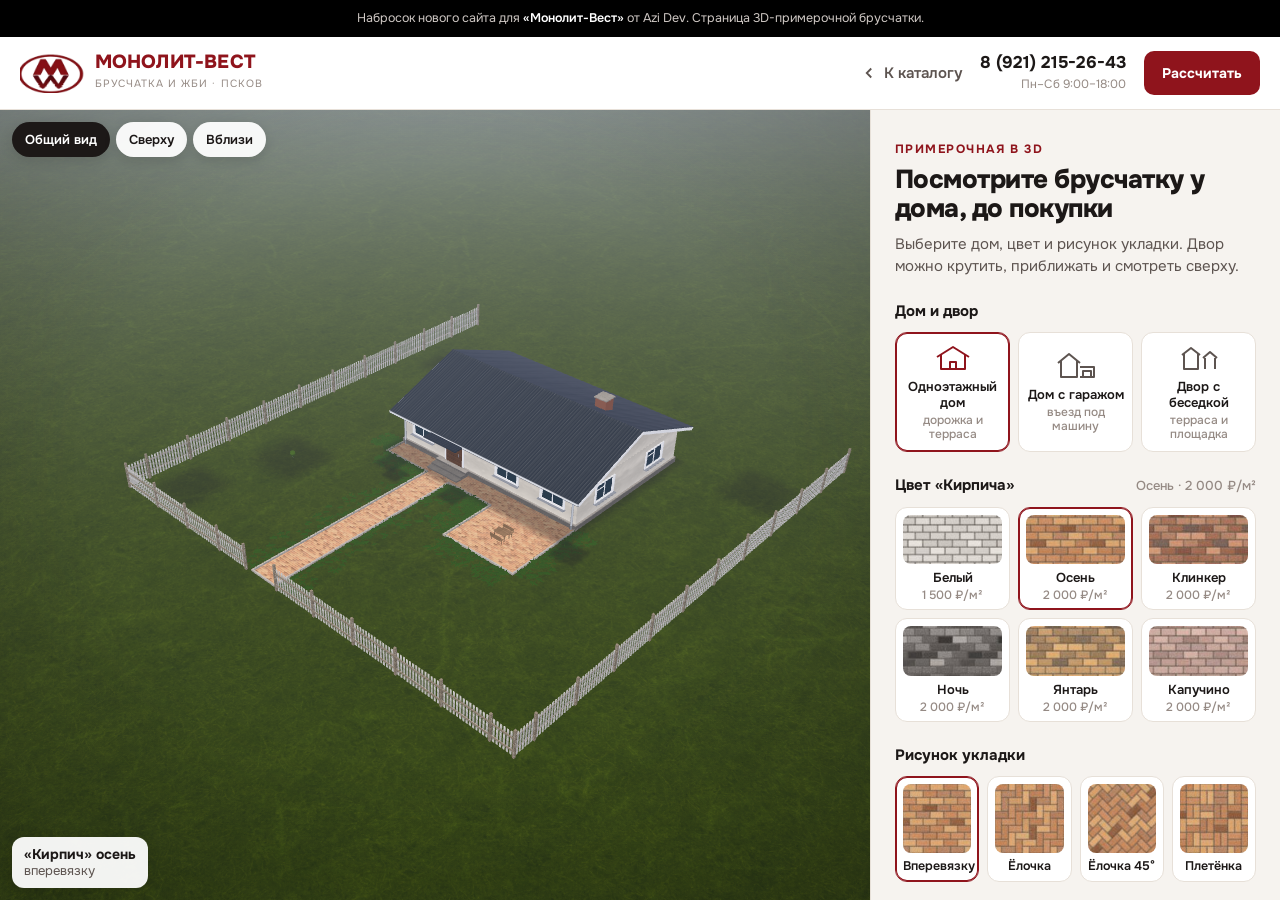
<file: 3d.html>
<!doctype html>
<html lang="ru">
<head>
<meta charset="utf-8">
<meta name="viewport" content="width=device-width, initial-scale=1, viewport-fit=cover">
<meta name="robots" content="noindex, nofollow">
<title>Брусчатка в 3D · Монолит-Вест (набросок)</title>
<link rel="preconnect" href="https://fonts.googleapis.com">
<link rel="preconnect" href="https://fonts.gstatic.com" crossorigin>
<link rel="stylesheet" href="https://fonts.googleapis.com/css2?family=Onest:wght@400;500;600;700;800&display=swap">
<style>
:root{
  --brand:#8f141c; --brand-d:#701017; --brand-l:#fbeeee;
  --dark:#1c1817; --dark-2:#2a2423;
  --bg:#f6f3ef; --card:#fff; --line:#e7e0d8; --ink:#1c1817; --soft:#5d5450; --mute:#958a84;
  --f:"Onest","Helvetica Neue",Arial,sans-serif;
}
*{box-sizing:border-box}
html,body{margin:0}
body{background:var(--bg);color:var(--ink);font-family:var(--f);font-size:16px;line-height:1.5;-webkit-font-smoothing:antialiased;overflow-x:hidden;display:flex;flex-direction:column;min-height:100vh}
a{color:inherit;text-decoration:none}
button{font:inherit;color:inherit}
img{display:block;max-width:100%}
svg{display:block}

.ph{display:inline-flex;align-items:center;gap:5px;font:600 10.5px/1 var(--f);color:#b5701b;background:#fff6e8;border:1px dashed #e6b877;padding:5px 7px;border-radius:6px;white-space:nowrap;vertical-align:middle}
.ph::before{content:"";width:5px;height:5px;border-radius:50%;background:#e39a3b}
.note{display:flex;gap:10px;align-items:flex-start;background:#eef5ff;border:1px dashed #7aa7e8;color:#1e4b8a;border-radius:12px;padding:12px 14px;font-size:13.5px;line-height:1.45}
.note b{color:#123a70}
.note svg{flex:none;margin-top:1px}

.strip{background:#000;color:#cfc8c4;font-size:12.5px;text-align:center;padding:9px 16px}
.strip b{color:#fff;font-weight:600}

header{position:relative;z-index:30;background:#fff;border-bottom:1px solid var(--line)}
header .in{display:flex;align-items:center;justify-content:space-between;gap:16px;height:72px;padding:0 20px}
.logo{display:flex;align-items:center;gap:10px;min-width:0}
.logo img{height:40px;width:auto}
.logo b{display:block;font-weight:800;font-size:19px;line-height:1;color:var(--brand);letter-spacing:.01em}
.logo small{display:block;white-space:nowrap;font-size:10.5px;letter-spacing:.1em;text-transform:uppercase;color:var(--mute);margin-top:4px}
.h-right{display:flex;align-items:center;gap:18px}
.back{display:flex;align-items:center;gap:6px;font-weight:600;font-size:15px;color:var(--soft)}
.back:hover{color:var(--brand)}
.h-phone{text-align:right;line-height:1.2}
.h-phone b{display:block;font-size:17px;font-weight:700}
.h-phone small{font-size:12px;color:var(--mute)}
.btn{display:inline-flex;align-items:center;justify-content:center;gap:10px;padding:17px 24px;font:700 16px var(--f);border-radius:12px;border:2px solid transparent;white-space:nowrap;cursor:pointer;transition:background .2s,transform .2s}
.btn:active{transform:scale(.98)}
.btn-brand{background:var(--brand);color:#fff}
.btn-brand:hover{background:var(--brand-d)}
.btn-line{border-color:var(--ink);color:var(--ink);background:transparent}
.btn-white{background:#fff;color:var(--ink)}
.btn-sm{padding:11px 16px;font-size:14px;border-radius:10px}
@media(max-width:900px){.h-phone{display:none}}
@media(max-width:700px){header .in{height:62px;padding:0 16px}.logo img{height:34px}.logo b{font-size:17px}.logo small{font-size:9.5px;letter-spacing:.06em}.back span{display:none}.h-right .btn{display:none}}

/* раскладка */
.app{flex:1;display:grid;grid-template-columns:minmax(0,1fr) 410px;min-height:0}
.viewer{position:relative;min-height:0;background:#e9eeef;overflow:hidden}
.viewer canvas{position:absolute;inset:0;width:100%;height:100%;display:block;outline:none;touch-action:none}
.panel{background:var(--bg);border-left:1px solid var(--line);overflow-y:auto;padding:26px 24px 30px}
@media(min-width:901px){body{height:100vh;height:100dvh}}
@media(max-width:900px){
  .app{display:block}
  .viewer{height:58vh;height:58svh;min-height:320px;max-height:620px}
  .panel{border-left:0;padding:22px 16px 110px}
}

/* поверх 3D */
.views{position:absolute;left:12px;top:12px;display:flex;gap:6px;flex-wrap:wrap;z-index:2}
.vbtn{background:rgba(255,255,255,.94);border:0;border-radius:99px;padding:8px 13px;font-weight:600;font-size:13px;box-shadow:0 4px 14px rgba(0,0,0,.12);cursor:pointer}
.vbtn.on{background:var(--ink);color:#fff}
.cur{position:absolute;left:12px;bottom:12px;z-index:2;background:rgba(255,255,255,.94);border-radius:12px;padding:8px 12px;font-size:13px;line-height:1.3;box-shadow:0 4px 14px rgba(0,0,0,.12);max-width:calc(100% - 24px)}
.cur b{display:block;font-size:14px}
.cur span{color:var(--soft)}
.hint{position:absolute;left:50%;top:72%;transform:translate(-50%,-50%);z-index:2;background:rgba(28,24,23,.78);color:#fff;font-size:13.5px;font-weight:600;padding:10px 16px;border-radius:99px;pointer-events:none;transition:opacity .5s;white-space:nowrap;display:flex;gap:8px;align-items:center}
.hint.off{opacity:0}
.viewer::after{content:"";position:absolute;inset:0;z-index:1;pointer-events:none;background:radial-gradient(ellipse 75% 70% at 50% 45%,transparent 55%,rgba(10,8,6,.22))}
.assets{position:absolute;right:12px;bottom:12px;z-index:2;background:rgba(28,24,23,.72);color:#fff;font-size:12px;font-weight:600;padding:6px 10px;border-radius:99px;transition:opacity .5s;pointer-events:none}
.assets.off{opacity:0}
@media(max-width:700px){.assets{bottom:auto;top:52px;right:12px}}
.loader{position:absolute;inset:0;z-index:3;display:grid;place-items:center;background:#e9eeef;color:var(--soft);font-weight:600;text-align:center;padding:20px;transition:opacity .4s}
.loader.off{opacity:0;pointer-events:none}
.loader i{display:block;width:34px;height:34px;margin:0 auto 12px;border-radius:50%;border:3px solid #cfd6d8;border-top-color:var(--brand);animation:sp 1s linear infinite}
@keyframes sp{to{transform:rotate(360deg)}}

/* панель */
.eyebrow{display:inline-block;font:700 12px/1 var(--f);letter-spacing:.12em;text-transform:uppercase;color:var(--brand);margin-bottom:10px}
.panel h1{margin:0;font-size:26px;line-height:1.12;letter-spacing:-.02em;font-weight:800}
.panel .lead{margin:10px 0 0;color:var(--soft);font-size:15px}
.grp{margin-top:22px}
.grp-t{display:flex;justify-content:space-between;align-items:baseline;gap:10px;font-weight:700;font-size:15px;margin-bottom:10px}
.grp-t span{font-weight:500;color:var(--mute);font-size:13px;text-align:right}
.chs{display:grid;gap:8px}
.c3{grid-template-columns:repeat(3,minmax(0,1fr))}
.c4{grid-template-columns:repeat(4,minmax(0,1fr))}
.ch{border:1.5px solid var(--line);background:#fff;border-radius:12px;padding:7px;cursor:pointer;text-align:center;font-size:13px;font-weight:600;line-height:1.2;min-width:0;transition:border-color .15s}
.ch:hover{border-color:#cdbfb6}
.ch.on{border-color:var(--brand);box-shadow:inset 0 0 0 1px var(--brand)}
.ch i{display:block;border-radius:8px;background-size:cover;background-position:center;margin-bottom:6px}
.ch small{display:block;color:var(--mute);font-weight:500;font-size:12px;margin-top:2px}
.ch.house{padding:10px 6px}
.ch.house svg{margin:0 auto 6px;color:var(--soft)}
.ch.house.on svg{color:var(--brand)}
.ch.sw i{aspect-ratio:2/1}
.ch.pt i{aspect-ratio:1/1}
.ch.pt{font-size:12.5px}
.km{display:flex;flex-wrap:wrap;gap:8px}
.km .ch{display:flex;align-items:center;gap:7px;padding:6px 10px 6px 6px;font-size:13px}
.km .ch i{width:26px;height:26px;margin:0;border-radius:7px;flex:none}
.km .ch.none{padding:6px 12px}

.sum{margin-top:24px;background:var(--dark);color:#fff;border-radius:16px;padding:18px}
.sum .r{display:flex;justify-content:space-between;align-items:baseline;gap:12px;font-size:14.5px;color:#cbc1bc;padding:5px 0}
.sum .r b{color:#fff;white-space:nowrap}
.sum .r[hidden]{display:none}
.sum .big{border-top:1px dashed rgba(255,255,255,.18);margin-top:6px;padding-top:12px}
.sum .big b{font-size:24px;letter-spacing:-.01em}
.sum .tiny{font-size:12.5px;color:#9d928c;margin-top:2px}
.sum .btn{width:100%;margin-top:14px}
.disc{font-size:13px;color:var(--mute);margin:14px 0 0}
.panel .note{margin-top:16px}

/* анимации */
.ch{transition:border-color .15s,transform .15s,box-shadow .2s}
.ch:active{transform:scale(.96)}
.ch i{transition:transform .4s cubic-bezier(.2,.7,.2,1)}
.ch:hover i{transform:scale(1.05)}
.vbtn{transition:background .2s,color .2s,transform .15s}
.vbtn:active{transform:scale(.95)}
.btn-brand{position:relative;overflow:hidden;isolation:isolate}
.btn-brand::after{content:"";position:absolute;top:0;bottom:0;left:-60%;width:40%;background:linear-gradient(100deg,transparent,rgba(255,255,255,.35),transparent);transform:skewX(-20deg);z-index:-1;pointer-events:none;opacity:0}
#sTotal{display:inline-block;font-variant-numeric:tabular-nums}
@media (prefers-reduced-motion:no-preference){
  .panel > *{animation:up .8s cubic-bezier(.2,.7,.2,1) both}
  .panel > :nth-child(2){animation-delay:.06s}.panel > :nth-child(3){animation-delay:.12s}.panel > :nth-child(4){animation-delay:.18s}
  .panel > :nth-child(5){animation-delay:.24s}.panel > :nth-child(6){animation-delay:.3s}.panel > :nth-child(7){animation-delay:.36s}
  .panel > :nth-child(8){animation-delay:.42s}.panel > :nth-child(n+9){animation-delay:.48s}
  @keyframes up{from{opacity:0;transform:translateY(24px)}}
  .views,.cur{animation:up .7s .5s cubic-bezier(.2,.7,.2,1) both}
  .cur.pop{animation:pop .45s ease}
  @keyframes pop{40%{transform:scale(1.05)}}
  #sTotal.pop{animation:popc .4s ease}
  @keyframes popc{40%{transform:scale(1.07);color:#ffb4b4}}
  .btn-brand:hover::after{opacity:1;animation:shine .8s ease}
  @keyframes shine{from{left:-60%}to{left:130%}}
  .mbar{animation:mbar .6s 1s cubic-bezier(.2,.7,.2,1) both}
  @keyframes mbar{from{transform:translateY(110%)}}
}
.mbar{position:fixed;left:0;right:0;bottom:0;z-index:40;display:none;gap:8px;padding:10px 12px calc(10px + env(safe-area-inset-bottom));background:rgba(255,255,255,.96);backdrop-filter:blur(12px);border-top:1px solid var(--line)}
.mbar .btn{flex:1;padding:15px 10px;font-size:15px}
@media(max-width:700px){.mbar{display:flex}}
</style>
<script type="importmap">
{"imports":{
  "three":"./vendor/three/three.module.js",
  "three/addons/":"./vendor/three/addons/"
}}
</script>
</head>
<body>

<div class="strip">Набросок нового сайта для <b>«Монолит-Вест»</b> от Azi Dev. Страница 3D-примерочной брусчатки.</div>

<header>
  <div class="in">
    <a class="logo" href="./"><img src="img/emblema.png" alt=""><div><b>МОНОЛИТ-ВЕСТ</b><small>Брусчатка и ЖБИ · Псков</small></div></a>
    <div class="h-right">
      <a class="back" href="./#katalog"><svg width="18" height="18" viewBox="0 0 24 24" fill="none" stroke="currentColor" stroke-width="2.4"><path d="M15 18l-6-6 6-6"/></svg><span>К каталогу</span></a>
      <div class="h-phone"><b>8 (921) 215-26-43</b><small>Пн–Сб 9:00–18:00</small></div>
      <a class="btn btn-brand btn-sm" href="./#raschet">Рассчитать</a>
    </div>
  </div>
</header>

<div class="app">
  <div class="viewer" id="viewer">
    <div class="views" id="views">
      <button class="vbtn on" data-v="all">Общий вид</button>
      <button class="vbtn" data-v="top">Сверху</button>
      <button class="vbtn" data-v="close">Вблизи</button>
    </div>
    <div class="hint" id="hint"><svg width="18" height="18" viewBox="0 0 24 24" fill="none" stroke="currentColor" stroke-width="2"><path d="M21 12a9 9 0 1 1-3-6.7"/><path d="M21 4v5h-5"/></svg>Крутите, чтобы осмотреть двор</div>
    <div class="cur" id="cur"><b>«Кирпич» осень</b><span>вперевязку</span></div>
    <div class="assets" id="assets">Подгружаем текстуры</div>
    <div class="loader" id="loader"><div><i></i>Строим двор… <span id="lp"></span></div></div>
  </div>

  <aside class="panel">
    <span class="eyebrow">Примерочная в 3D</span>
    <h1>Посмотрите брусчатку у дома, до покупки</h1>
    <p class="lead">Выберите дом, цвет и рисунок укладки. Двор можно крутить, приближать и смотреть сверху.</p>

    <div class="grp">
      <div class="grp-t">Дом и двор</div>
      <div class="chs c3" id="houses"></div>
    </div>

    <div class="grp">
      <div class="grp-t">Цвет «Кирпича» <span id="colorName"></span></div>
      <div class="chs c3" id="colors"></div>
    </div>

    <div class="grp">
      <div class="grp-t">Рисунок укладки</div>
      <div class="chs c4" id="patterns"></div>
    </div>

    <div class="grp">
      <div class="grp-t">Кайма по краю <span>другим цветом</span></div>
      <div class="km" id="kayma"></div>
    </div>

    <div class="sum">
      <div class="r"><span>Площадь мощения на картинке</span><b id="sArea">0 м²</b></div>
      <div class="r"><span id="sMainL">Плитка</span><b id="sMain">0 ₽</b></div>
      <div class="r" id="sKRow" hidden><span id="sKL">Кайма</span><b id="sK">0 ₽</b></div>
      <div class="r big"><span>Примерно за плитку</span><b id="sTotal">0 ₽</b></div>
      <div class="tiny">С запасом 7% на подрезку, без доставки и бордюра</div>
      <a class="btn btn-brand" id="toCalc" href="./#raschet">Рассчитать для моего двора</a>
    </div>

    <p class="disc">Цвет на экране зависит от настроек телефона и может немного отличаться. Живые образцы всех цветов можно посмотреть на площадке: Псков, ул. Карбышева, 26а.</p>
    <p class="disc" style="font-size:11.5px;margin-top:6px">Небо и текстуры: Poly Haven (CC0).</p>

    <div class="note"><svg width="18" height="18" viewBox="0 0 24 24" fill="none" stroke="currentColor" stroke-width="2.2"><circle cx="12" cy="12" r="10"/><path d="M12 16v-4M12 8h.01"/></svg><div><b>Для Николая:</b> дома и плитка нарисованы программой по размеру «Кирпича» 200×100 мм, цвета взяты с ваших фото. Можно добавить «Новый город», «Старый город», «Паркет» и все 13 цветов.</div></div>
  </aside>
</div>

<div class="mbar">
  <a class="btn btn-line" href="tel:89212152643">Позвонить</a>
  <a class="btn btn-brand" id="toCalcM" href="./#raschet">Рассчитать</a>
</div>

<script type="module">
const T0=performance.now();
import * as THREE from 'three';
import { OrbitControls } from 'three/addons/controls/OrbitControls.js';
import { mergeGeometries } from 'three/addons/utils/BufferGeometryUtils.js';
import { RGBELoader } from 'three/addons/loaders/RGBELoader.js';

/* ---------- данные ---------- */
const COLORS = {
  belyj:     { name:'Белый',    price:1500, pal:[['#dcd8d2',3],['#d1ccc5',2],['#e6e2dc',2]] },
  osen:      { name:'Осень',    price:2000, pal:[['#c98a5e',3],['#dda670',2],['#b57f5c',2],['#e7b780',1],['#94603f',1]] },
  klinker:   { name:'Клинкер',  price:2000, pal:[['#a66f55',3],['#bf8b6e',2],['#d29674',2],['#8a5a47',2],['#7a6156',1]] },
  noch:      { name:'Ночь',     price:2000, pal:[['#6e6a67',3],['#938e8b',2],['#4f4c4a',2],['#aea8a4',2],['#3c3a39',1]] },
  yantar:    { name:'Янтарь',   price:2000, pal:[['#c99d6c',3],['#ac8966',2],['#e1ae72',2],['#856f5b',2],['#9a7a55',1]] },
  kapuchino: { name:'Капучино', price:2000, pal:[['#c9a59a',3],['#dcb7aa',2],['#b5958d',2],['#c19a8d',2],['#a8877d',1]] },
};
const PATTERNS = {
  perevyazka: { name:'Вперевязку', short:'вперевязку', rot:0 },
  elka:       { name:'Ёлочка',     short:'ёлочкой', rot:0 },
  elka45:     { name:'Ёлочка 45°', short:'ёлочкой под 45°', rot:Math.PI/4 },
  pletenka:   { name:'Плетёнка',   short:'плетёнкой', rot:0 },
};
const ICONS = {
  1:'<svg width="40" height="30" viewBox="0 0 40 30" fill="none" stroke="currentColor" stroke-width="2" stroke-linejoin="round"><path d="M4 14 20 4l16 10"/><path d="M8 12v14h24V12"/><path d="M17 26v-7h6v7"/></svg>',
  2:'<svg width="40" height="30" viewBox="0 0 40 30" fill="none" stroke="currentColor" stroke-width="2" stroke-linejoin="round"><path d="M2 12 13 3l11 9"/><path d="M5 10v16h16V10"/><path d="M24 16h14v10H24"/><path d="M27 26v-6h8v6"/></svg>',
  3:'<svg width="40" height="30" viewBox="0 0 40 30" fill="none" stroke="currentColor" stroke-width="2" stroke-linejoin="round"><path d="M3 12 12 5l9 7"/><path d="M5 11v15h14V11"/><path d="M24 15l7-6 7 6"/><path d="M26 15v11M36 15v11"/></svg>',
};
const LOT = 12;            // участок от -12 до 12 м
const PER = 4;             // период текстуры плитки, м
const N = 40;              // 4 м / 0.1 м

const PRESETS = {
  1: { name:'Одноэтажный дом', sub:'дорожка и терраса',
       rects:[[-5.5,0,5.5,1.2],[-2.7,1.2,-1.3,LOT],[1.5,1.2,5.5,4.4]],
       cam:{ all:[[13,9,17],[0,.5,3.5]], close:[[-0.4,1.7,8.6],[-2,0,6]] },
       build(g){
         g.add(house({w:11,d:8,h:3,floors:1,x:0,z:-4,door:-2,wall:'#eadfcb',roof:'#3d4146',pitch:.62}));
         g.add(table(3.5,2.8));
         [[-8.5,5,1.05,'birch'],[10,-8.5,1,'maple'],[-9.5,-8,1,'spruce'],[-10,10,.9,'maple']].forEach(t=>g.add(tree(...t)));
         [[-4.6,1.9,1],[-3.7,2.5,.8],[-0.4,1.9,.9],[6.4,1.6,1.1]].forEach(s=>shrubAt(g,...s));
       } },
  2: { name:'Дом с гаражом', sub:'въезд под машину',
       rects:[[1.4,0,6.4,LOT],[-7.5,0,1.4,1.0],[-5.2,1.0,-3.8,4.0],[-5.2,2.6,1.4,4.0]],
       cam:{ all:[[15,10,19],[0,.5,4.5]], close:[[1.9,1.55,12.3],[4.6,0,9.4]] },
       build(g){
         g.add(house({w:9,d:9,h:5.6,floors:2,x:-3,z:-4.5,door:-1.5,wall:'#f2eee8',roof:'#6e2c24',pitch:.7}));
         g.add(garage({w:4.6,d:6.5,h:2.9,x:3.9,z:-3.25,wall:'#f2eee8'}));
         g.add(car(3.9,6.6,'#24405f'));
         [[-9.5,6,1.05,'maple'],[-10,10.5,1,'birch'],[-10,-7,1.05,'spruce'],[9.8,-8,.95,'birch']].forEach(t=>g.add(tree(...t)));
         [[-7,2,1],[-6.2,2.7,.8],[-1.5,1.8,.9],[-0.4,1.9,.8]].forEach(s=>shrubAt(g,...s));
       } },
  3: { name:'Двор с беседкой', sub:'терраса и площадка',
       rects:[[-6,-3,6,0.6],[1.6,0.6,3,5.6],[0.3,5.6,5.3,10],[-5,0.6,-3.6,8],[-6.4,8,-2.2,10.6]],
       cam:{ all:[[14,10,17],[0,.5,3.5]], close:[[-1.2,1.8,6.2],[-3.4,0,3.5]] },
       build(g){
         g.add(house({w:12,d:8,h:3,floors:1,x:0,z:-7,door:0,wall:'#8c6a4e',roof:'#3a3e42',pitch:.58,plinth:'#77716a',siding:true}));
         g.add(gazebo(2.8,7.8,3.2), table(2.8,7.8));
         g.add(table(-3,-1.2));
         g.add(bench(-4.3,10.2,0));
         [[-9.5,3,1.05,'birch'],[10,-9,1,'spruce'],[-10,10.5,.9,'maple'],[-9.5,-9,1.1,'spruce'],[9.8,-2,.9,'birch']].forEach(t=>g.add(tree(...t)));
         [[-1.5,1.4,1],[4.5,1.4,.9],[6,4.5,1.1],[-2.4,6,.8]].forEach(s=>shrubAt(g,...s));
       } },
};

/* ---------- состояние ---------- */
const st = { dom:'1', cvet:'osen', ukl:'perevyazka', kayma:'' };
try{
  const h = new URLSearchParams(location.hash.slice(1));
  if(PRESETS[h.get('dom')]) st.dom=h.get('dom');
  if(COLORS[h.get('cvet')]) st.cvet=h.get('cvet');
  if(PATTERNS[h.get('ukl')]) st.ukl=h.get('ukl');
  if(COLORS[h.get('kayma')]) st.kayma=h.get('kayma');
}catch(e){}

const $ = id => document.getElementById(id);
const fmt = n => n.toLocaleString('ru-RU');
const MOBILE = Math.min(screen.width, screen.height) < 700 || matchMedia('(pointer:coarse)').matches;
const REDUCE = matchMedia('(prefers-reduced-motion: reduce)').matches;

/* ---------- утилиты ---------- */
function rng(seed){ let a=seed>>>0; return ()=>{ a=a+0x6D2B79F5|0; let t=Math.imul(a^a>>>15,1|a); t=t+Math.imul(t^t>>>7,61|t)^t; return ((t^t>>>14)>>>0)/4294967296; }; }
function pick(pal,r){ let tot=0; for(const p of pal) tot+=p[1]; let v=r()*tot; for(const p of pal){ v-=p[1]; if(v<=0) return p[0]; } return pal[0][0]; }
function shade(hex,k){ const n=parseInt(hex.slice(1),16), c=[n>>16,n>>8&255,n&255].map(v=>Math.round(k<0?v*(1+k):v+(255-v)*k)); return `rgb(${c})`; }
const hexRgb=h=>{ const n=parseInt(h.slice(1),16); return [n>>16,n>>8&255,n&255]; };
const clamp=(v,a,b)=>v<a?a:v>b?b:v;

// value noise 64×64, бесшовный
const VN=(()=>{ const r=rng(99), g=new Float32Array(64*64); for(let i=0;i<g.length;i++) g[i]=r(); return g; })();
function vn(x,y){ const xi=Math.floor(x), yi=Math.floor(y), fx=x-xi, fy=y-yi, sx=fx*fx*(3-2*fx), sy=fy*fy*(3-2*fy);
  const i0=xi&63, i1=(xi+1)&63, j0=yi&63, j1=(yi+1)&63;
  const a=VN[j0*64+i0], b=VN[j0*64+i1], c=VN[j1*64+i0], d=VN[j1*64+i1];
  return a+(b-a)*sx+(c-a)*sy+(a-b-c+d)*sx*sy; }

function layout(p,nx,ny){
  const r=[];
  if(p==='soldier'){ for(let x=0;x<nx;x++) r.push([x,0,1,2]); }
  else if(p==='perevyazka'){ for(let y=0;y<ny;y++) for(let k=0;k<nx/2;k++) r.push([2*k+(y%2),y,2,1]); }
  else if(p==='pletenka'){ for(let by=0;by<ny/2;by++) for(let bx=0;bx<nx/2;bx++){ const x=2*bx,y=2*by; if((bx+by)%2===0) r.push([x,y,2,1],[x,y+1,2,1]); else r.push([x,y,1,2],[x+1,y,1,2]); } }
  else { for(let i=0;i<nx;i++) for(let j=0;j<nx/4;j++){ const ox=(i+2*j)%nx, oy=((i-2*j)%nx+nx)%nx; r.push([ox,oy,2,1],[ox,oy+1,1,2]); } }
  return r;
}

/* быстрые превью для кнопок */
let NOISE;
function noise(){ if(NOISE) return NOISE; const c=document.createElement('canvas'); c.width=c.height=128; const x=c.getContext('2d'), d=x.createImageData(128,128);
  for(let i=0;i<d.data.length;i+=4){ const v=110+Math.random()*36|0; d.data[i]=d.data[i+1]=d.data[i+2]=v; d.data[i+3]=255; } x.putImageData(d,0,0); return NOISE=c; }
function paintFlat(rects,nx,ny,s,pal,seed){
  const W=nx*s, H=ny*s, c=document.createElement('canvas'); c.width=W; c.height=H; const x=c.getContext('2d');
  x.fillStyle='#625a52'; x.fillRect(0,0,W,H); const r=rng(seed), j=Math.max(1,s*.045), bv=Math.max(1,s*.08);
  for(const [rx,ry,rw,rh] of rects){ const col=shade(pick(pal,r),(r()-.5)*.13);
    for(const ox of [-nx,0,nx]) for(const oy of [-ny,0,ny]){ const X=(rx+ox)*s+j/2, Y=(ry+oy)*s+j/2, w=rw*s-j, h=rh*s-j; if(X>W||Y>H||X+w<0||Y+h<0) continue;
      x.fillStyle=col; x.fillRect(X,Y,w,h); x.fillStyle='rgba(255,255,255,.08)'; x.fillRect(X,Y,w,bv); x.fillRect(X,Y,bv,h); x.fillStyle='rgba(0,0,0,.09)'; x.fillRect(X,Y+h-bv,w,bv); x.fillRect(X+w-bv,Y,bv,h); } }
  x.globalCompositeOperation='overlay'; x.globalAlpha=.55; x.fillStyle=x.createPattern(noise(),'repeat'); x.fillRect(0,0,W,H); return c;
}
function thumb(pattern,pal,w,h,rot){
  const tile=paintFlat(layout(pattern,8,8),8,8,9,pal,7);
  const c=document.createElement('canvas'); c.width=w; c.height=h; const x=c.getContext('2d');
  x.translate(w/2,h/2); x.rotate(rot||0); x.fillStyle=x.createPattern(tile,'repeat'); x.fillRect(-w*2,-h*2,w*4,h*4);
  return c.toDataURL('image/jpeg',.85);
}

/* реалистичная плитка: цвет (колормикс), высоты -> нормали, шероховатость */
const HT=(()=>{ const r=rng(4242), t=new Float32Array(65536); for(let i=0;i<t.length;i++) t[i]=r(); return t; })();
const hz=(x,y)=>HT[((x*1973)^(y*9277)^(x*y*26699))&65535];
function paintPaving(rects,nx,ny,s,pal,seed){
  const W=nx*s, H=ny*s, NP=W*H, r=rng(seed);
  const col=new Uint8ClampedArray(NP*4), hgt=new Float32Array(NP), rgh=new Uint8ClampedArray(NP*4);
  for(let i=0;i<NP;i++){ const n=HT[(i*7919)&65535]; hgt[i]=.1+.025*n; const c=112+n*34; col[i*4]=c+10; col[i*4+1]=c+2; col[i*4+2]=c-14; col[i*4+3]=255; rgh[i*4]=rgh[i*4+1]=rgh[i*4+2]=250; rgh[i*4+3]=255; }
  const j=Math.max(1.2,s*.045), bv=Math.max(1.6,s*.12);
  for(const [rx,ry,rw,rh] of rects){
    const A=hexRgb(pick(pal,r)), B=hexRgb(pick(pal,r)), k=(r()-.5)*.11, hOff=(r()-.5)*.07, tX=(r()-.5)*.05, tY=(r()-.5)*.05, n1=r()*64, n2=r()*64, rough=.82+r()*.12, mix=.55+r()*.35;
    for(const ox of [-nx,0,nx]) for(const oy of [-ny,0,ny]){
      const X0=(rx+ox)*s+j/2, Y0=(ry+oy)*s+j/2, w=rw*s-j, h=rh*s-j;
      const xa=Math.max(0,Math.floor(X0)), xb=Math.min(W,Math.ceil(X0+w)), ya=Math.max(0,Math.floor(Y0)), yb=Math.min(H,Math.ceil(Y0+h));
      if(xa>=xb||ya>=yb) continue;
      for(let py=ya;py<yb;py++){ const ly=py+.5-Y0; if(ly<0||ly>h) continue;
        for(let px=xa;px<xb;px++){ const lx=px+.5-X0; if(lx<0||lx>w) continue;
          const d=Math.min(lx,w-lx,ly,h-ly), e=Math.min(1,d/bv), prof=Math.sin(e*Math.PI/2), i=py*W+px;
          hgt[i]=.55+.45*prof+hOff+tX*(lx/w-.5)+tY*(ly/h-.5);
          const m=vn(lx/s*1.4+n1,ly/s*1.4+n2), t=clamp((m-.3)*1.7,0,1)*mix, g=(hz(px,py)-.5)*.03+(hz(px>>2,py>>2)-.5)*.035;
          const K=1+k+g-(1-prof)*.1;
          col[i*4]=(A[0]+(B[0]-A[0])*t)*K; col[i*4+1]=(A[1]+(B[1]-A[1])*t)*K; col[i*4+2]=(A[2]+(B[2]-A[2])*t)*K;
          const rv=(rough+(1-prof)*.1+g*.6)*255; rgh[i*4]=rgh[i*4+1]=rgh[i*4+2]=rv;
        }
      }
    }
  }
  const nrm=new Uint8ClampedArray(NP*4), sc=bv*1.15;
  for(let y=0;y<H;y++){ const yu=((y-1+H)%H)*W, yd=((y+1)%H)*W, yr=y*W;
    for(let x=0;x<W;x++){ const xl=(x-1+W)%W, xr=(x+1)%W;
      const dx=(hgt[yr+xr]-hgt[yr+xl])*.5*sc, dy=(hgt[yd+x]-hgt[yu+x])*.5*sc;
      const l=Math.hypot(dx,dy,1), i=(yr+x)*4;
      nrm[i]=(-dx/l*.5+.5)*255; nrm[i+1]=(dy/l*.5+.5)*255; nrm[i+2]=(1/l*.5+.5)*255; nrm[i+3]=255; } }
  const flip=a=>{ const o=new Uint8ClampedArray(a.length), row=W*4; for(let y=0;y<H;y++) o.set(a.subarray(y*row,(y+1)*row),(H-1-y)*row); return o; };
  return { W, H, c:flip(col), n:flip(nrm), r:flip(rgh) };
}

/* фоновый поток для генерации плитки, чтобы интерфейс не замирал */
let worker=null; const wcb=new Map(); let wid=0;
try{
  const src=`${rng}
${pick}
const hexRgb=${hexRgb};
const clamp=${clamp};
let VN,HT;
${vn}
const hz=${hz};
${layout}
${paintPaving}
`+
    "onmessage=e=>{ const d=e.data; if(d.init){ VN=d.VN; HT=d.HT; return; } const r=paintPaving(layout(d.pat,d.nx,d.ny),d.nx,d.ny,d.s,d.pal,d.seed); postMessage({id:d.id,W:r.W,H:r.H,c:r.c,n:r.n,r:r.r},[r.c.buffer,r.n.buffer,r.r.buffer]); };";
  worker=new Worker(URL.createObjectURL(new Blob([src],{type:'text/javascript'})));
  worker.postMessage({init:1,VN,HT});
  worker.onmessage=e=>{ const f=wcb.get(e.data.id); wcb.delete(e.data.id); if(f) f(e.data); };
  worker.onerror=()=>{ worker=null; wcb.forEach(f=>f(null)); wcb.clear(); };
}catch(e){ worker=null; }
function genPaving(pat,nx,ny,s,pal,seed){
  return new Promise(res=>{
    const local=()=>res(paintPaving(layout(pat,nx,ny),nx,ny,s,pal,seed));
    if(!worker) return local();
    const id=++wid; wcb.set(id,d=>d?res(d):local()); worker.postMessage({id,pat,nx,ny,s,pal,seed});
  });
}

/* ---------- 3D: рендер ---------- */
const viewer=$('viewer');
let renderer;
try{ renderer=new THREE.WebGLRenderer({antialias:true,powerPreference:'high-performance'}); }
catch(e){ $('loader').innerHTML='<div>Ваш браузер не поддерживает 3D.<br>Посмотрите брусчатку в <a href="./#katalog" style="color:#8f141c;text-decoration:underline">каталоге</a> или приезжайте на площадку.</div>'; throw e; }
let PR_MAX=Math.min(devicePixelRatio, MOBILE?1.5:1.25), PR=PR_MAX; const PR_MIN=Math.min(1,devicePixelRatio); // ниже нативного не опускаемся: иначе мыло и лесенки
renderer.setPixelRatio(PR);
renderer.outputColorSpace=THREE.SRGBColorSpace;
renderer.toneMapping=THREE.NeutralToneMapping;
renderer.toneMappingExposure=.9;
renderer.shadowMap.enabled=true;
renderer.shadowMap.type=THREE.PCFShadowMap;
renderer.shadowMap.autoUpdate=false;
viewer.prepend(renderer.domElement);
let GPU='';
try{ const gl=renderer.getContext(), dbg=gl.getExtension('WEBGL_debug_renderer_info'); GPU=dbg?gl.getParameter(dbg.UNMASKED_RENDERER_WEBGL):''; }catch(e){}
const WEAK=/Intel|UHD|Iris|Mali|Adreno|PowerVR|SwiftShader|llvmpipe|Microsoft Basic/i.test(GPU);
const SOFT=/SwiftShader|llvmpipe|Microsoft Basic/i.test(GPU);
if(WEAK){ PR=Math.min(PR,MOBILE?1.25:1); renderer.setPixelRatio(PR); }
const ANISO=Math.min(MOBILE?4:8,renderer.capabilities.getMaxAnisotropy());

const scene=new THREE.Scene();
{ const c=document.createElement('canvas'); c.width=2; c.height=256; const x=c.getContext('2d'), gr=x.createLinearGradient(0,0,0,256);
  gr.addColorStop(0,'#9fbfdf'); gr.addColorStop(.75,'#e1e9ee'); gr.addColorStop(1,'#e8edf0'); x.fillStyle=gr; x.fillRect(0,0,2,256);
  const t=new THREE.CanvasTexture(c); t.colorSpace=THREE.SRGBColorSpace; scene.background=t; }
scene.fog=new THREE.FogExp2('#e3e9ec',.0105);

const camera=new THREE.PerspectiveCamera(42,1,.25,400);
const controls=new OrbitControls(camera,renderer.domElement);
controls.enableDamping=true; controls.dampingFactor=.08;
controls.maxPolarAngle=Math.PI/2-.07; controls.minDistance=1.6; controls.maxDistance=48;
controls.autoRotate=false; controls.autoRotateSpeed=.5;

const hemi=new THREE.HemisphereLight('#dfeaf6','#6d7652',1.1); scene.add(hemi);
const sun=new THREE.DirectionalLight('#fff0db',2.7);
sun.position.set(18,26,22); sun.castShadow=true;
const SM=(MOBILE||WEAK)?1024:2048; sun.shadow.mapSize.set(SM,SM); if(SOFT) renderer.shadowMap.enabled=false;
Object.assign(sun.shadow.camera,{left:-18,right:18,top:18,bottom:-18,near:2,far:90});
sun.shadow.bias=-.00025; sun.shadow.normalBias=.025;
scene.add(sun); scene.add(sun.target);

let dirty=true;
const KEEP=new Set();      // общие геометрии/материалы, которые нельзя освобождать при смене двора
const keep=o=>{ KEEP.add(o); return o; };

/* ---------- ассеты Poly Haven (CC0) ---------- */
const ASSET='3d-assets/';
const texLoader=new THREE.TextureLoader();
const TEX={}; let assetsTotal=0, assetsDone=0;
let assetsResolve; const assetsReady=new Promise(r=>assetsResolve=r);
function progress(){ assetsDone++; const pc=Math.round(assetsDone/(assetsTotal+1)*100)+'%', el=$('assets'), lp=$('lp'); if(lp) lp.textContent=pc; if(el){ el.textContent='Подгружаем текстуры '+pc; if(assetsDone>=assetsTotal){ el.classList.add('off'); assetsResolve(); } } dirty=true; }
function loadTex(key,file,srgb,tile){
  assetsTotal++; const e=TEX[key]={tex:null,w:[]};
  texLoader.load(ASSET+file,t=>{ t.wrapS=t.wrapT=THREE.RepeatWrapping; t.anisotropy=ANISO; if(srgb) t.colorSpace=THREE.SRGBColorSpace; t.repeat.set(1/tile,1/tile); keep(t); e.tex=t; e.w.forEach(f=>f(t)); e.w=[]; progress(); },undefined,()=>progress());
}
function withTex(key,fn){ const e=TEX[key]; if(!e) return; if(e.tex) fn(e.tex); else e.w.push(fn); }
// размер тайла в метрах: UV во всей сцене заданы в метрах
loadTex('plaster_d','plaster_diff.jpg',true,2.2); loadTex('plaster_n','plaster_nor.jpg',false,2.2);
loadTex('roof_d','roof_diff.jpg',true,1.6);       loadTex('roof_n','roof_nor.jpg',false,1.6);
loadTex('wood_d','wood_diff.jpg',true,1.8);       loadTex('wood_n','wood_nor.jpg',false,1.8);
loadTex('concrete_d','concrete_diff.jpg',true,1.4); loadTex('concrete_n','concrete_nor.jpg',false,1.4);
loadTex('grass_d','grass_diff.jpg',true,2.6);     loadTex('grass_n','grass_nor.jpg',false,2.6);

/* материалы */
const MAT={};
function pbr(key,color,o={}){
  const {ns=1,...rest}=o, id=key+'|'+color+'|'+JSON.stringify(o);
  if(MAT[id]) return MAT[id];
  const m=keep(new THREE.MeshStandardMaterial({color,roughness:.9,...rest}));
  if(key){ withTex(key+'_d',t=>{ m.map=t; m.needsUpdate=true; dirty=true; });
           withTex(key+'_n',t=>{ m.normalMap=t; m.normalScale.set(ns,ns); m.needsUpdate=true; dirty=true; }); }
  return MAT[id]=m;
}
const plain=(c,o)=>pbr('',c,o);
const GLASS=keep(new THREE.MeshPhysicalMaterial({color:'#1a242c',metalness:.1,roughness:.03,envMapIntensity:1.6,specularIntensity:1}));
const TRIM=()=>plain('#f4f2ee',{roughness:.45});
const METAL=()=>plain('#cfd1d2',{metalness:.7,roughness:.35});

function mesh(geo,m,cast=true){ const x=new THREE.Mesh(geo,m); x.castShadow=cast; x.receiveShadow=true; return x; }
function boxGeo(w,h,d){ const g=new THREE.BoxGeometry(w,h,d), uv=g.attributes.uv, dm=[[d,h],[d,h],[w,d],[w,d],[w,h],[w,h]];
  for(let f=0;f<6;f++) for(let i=0;i<4;i++){ const k=f*4+i; uv.setXY(k,uv.getX(k)*dm[f][0],uv.getY(k)*dm[f][1]); } return g; }
function box(w,h,d,m,x=0,y=0,z=0){ const o=mesh(boxGeo(w,h,d),m); o.position.set(x,y,z); return o; }
function cyl(rt,rb,h,m,seg=16){ return mesh(new THREE.CylinderGeometry(rt,rb,h,seg),m); }

// слить меши группы по материалам (меньше вызовов отрисовки)
function mergeStatic(group){
  group.updateMatrixWorld(true);
  const inv=new THREE.Matrix4().copy(group.matrixWorld).invert(), buckets=new Map(), dead=[];
  group.traverse(o=>{ if(!o.isMesh||o.isInstancedMesh||o.userData.noMerge) return;
    let g=o.geometry.index?o.geometry.toNonIndexed():o.geometry.clone(); g.clearGroups();
    for(const k of Object.keys(g.attributes)) if(!['position','normal','uv'].includes(k)) g.deleteAttribute(k);
    if(!g.attributes.uv) g.setAttribute('uv',new THREE.Float32BufferAttribute(new Float32Array(g.attributes.position.count*2),2));
    g.applyMatrix4(new THREE.Matrix4().multiplyMatrices(inv,o.matrixWorld));
    const key=o.material.uuid+(o.castShadow?'s':'');
    if(!buckets.has(key)) buckets.set(key,{m:o.material,cast:o.castShadow,g:[]}); buckets.get(key).g.push(g); dead.push(o);
  });
  dead.forEach(o=>{ o.parent.remove(o); if(!KEEP.has(o.geometry)) o.geometry.dispose(); });
  for(const b of buckets.values()){ const m=mesh(mergeGeometries(b.g),b.m,b.cast); group.add(m); b.g.forEach(g=>g.dispose()); }
  return group;
}

/* мягкие контактные тени (замена ambient occlusion у земли) */
const CTEX=new Map();
function contact(g,w,d,x,z,op=.5,pad=.7,ry=0){
  const ck=(w/(w+2*pad)).toFixed(2)+'|'+(d/(d+2*pad)).toFixed(2)+'|'+op; let t=CTEX.get(ck);
  if(!t){
  const S=96, c=document.createElement('canvas'); c.width=c.height=S; const ctx=c.getContext('2d'), im=ctx.createImageData(S,S);
  const fx=w/(w+2*pad), fz=d/(d+2*pad);
  for(let y=0;y<S;y++) for(let xx=0;xx<S;xx++){
    const u=Math.abs((xx+.5)/S-.5)*2, v=Math.abs((y+.5)/S-.5)*2;
    const dx=Math.max(0,u-fx)/(1-fx), dz=Math.max(0,v-fz)/(1-fz), dd=Math.min(1,Math.hypot(dx,dz));
    const a=Math.pow(1-dd*dd*(3-2*dd),1.6)*op, i=(y*S+xx)*4; im.data[i+3]=a*255; }
  ctx.putImageData(im,0,0);
  t=keep(new THREE.CanvasTexture(c)); CTEX.set(ck,t); }
  const m=new THREE.Mesh(new THREE.PlaneGeometry(w+2*pad,d+2*pad),new THREE.MeshBasicMaterial({color:0x000000,map:t,transparent:true,depthWrite:false,polygonOffset:true,polygonOffsetFactor:-6,polygonOffsetUnits:-6}));
  m.rotation.x=-Math.PI/2; m.rotation.z=ry; m.position.set(x,.034,z); m.renderOrder=3; m.userData.decal=true; g.add(m); return m;
}

/* ---------- постройки ---------- */
function win(g,x,y,z,ry,W=1.3,H=1.45){
  const w=new THREE.Group(), fr=TRIM(), t=.08, f=.055;
  w.add(box(W+2*t,t,.06,fr,0,H/2+t/2,.05), box(W+2*t,t,.06,fr,0,-H/2-t/2,.05), box(t,H,.06,fr,-W/2-t/2,0,.05), box(t,H,.06,fr,W/2+t/2,0,.05));
  w.add(box(W,f,.05,fr,0,H/2-f/2,.025), box(W,f,.05,fr,0,-H/2+f/2,.025), box(f,H,.05,fr,-W/2+f/2,0,.025), box(f,H,.05,fr,W/2-f/2,0,.025), box(f*.9,H,.05,fr,0,0,.025), box(W/2,f*.8,.05,fr,-W/4,H*.2,.025));
  w.add(box(W-.04,H-.04,.01,GLASS,0,0,.006));
  w.add(box(W+.26,.035,.22,METAL(),0,-H/2-t-.012,.1));
  w.position.set(x,y,z); w.rotation.y=ry; g.add(w);
}
function house(o){
  const g=new THREE.Group(), {w,d,h}=o, P=.5, fh=h/o.floors;
  const wallM=o.siding?pbr('wood',o.wall,{roughness:.8,ns:1.2}):pbr('plaster',o.wall,{roughness:.95,ns:.8});
  const roofM=pbr('roof',o.roof,{roughness:.42,metalness:.45,ns:1.1}), conc=pbr('concrete',o.plinth||'#a29c94',{ns:.9});
  g.add(box(w+.16,P,d+.16,conc,0,P/2,0));
  g.add(box(w,h,d,wallM,0,P+h/2,0));
  const rh=d/2*o.pitch, sh=new THREE.Shape([new THREE.Vector2(-d/2,0),new THREE.Vector2(d/2,0),new THREE.Vector2(0,rh)]);
  const gg=new THREE.ExtrudeGeometry(sh,{depth:w,bevelEnabled:false}); gg.rotateY(Math.PI/2); gg.translate(-w/2,P+h,0);
  g.add(mesh(gg,wallM));
  const oh=.55, a=Math.atan2(rh,d/2), D=d/2+oh, Ls=D/Math.cos(a)+.08, t=.12, top=P+h+rh, L=w+.9;
  for(const s of [1,-1]){
    const m=box(L,t,Ls,roofM); m.rotation.x=s*a; m.position.set(0,top-(D/2)*Math.tan(a)+t/2/Math.cos(a),s*D/2); g.add(m);
    for(const sx of [1,-1]){ const b=box(.05,.22,Ls,TRIM()); b.rotation.x=s*a; b.position.set(sx*L/2,top-(D/2)*Math.tan(a)-.04,s*D/2); g.add(b); } // ветровые доски
    const gut=cyl(.075,.075,L,METAL(),12); gut.rotation.z=Math.PI/2; gut.position.set(0,top-D*Math.tan(a)-.06,s*(D+.02)); g.add(gut); // желоб
  }
  const ridge=box(L,.16,.16,roofM,0,top+.06,0); ridge.rotation.x=Math.PI/4; g.add(ridge);
  for(const sx of [1,-1]){ const p=cyl(.05,.05,top-D*Math.tan(a)-.1,METAL(),10); p.position.set(sx*(w/2-.15),(top-D*Math.tan(a))/2,d/2+.12); g.add(p); } // водосточные трубы
  g.add(box(.62,1.7,.62,plain('#7f4a3a',{roughness:.9}),w*.27,top-rh*.35+.45,-d*.14), box(.74,.08,.74,conc,w*.27,top-rh*.35+1.32,-d*.14));
  const nW=Math.max(2,Math.floor(w/2.4));
  for(let f=0;f<o.floors;f++){
    const yc=P+f*fh+fh*.56;
    for(let i=0;i<nW;i++){ const x=-w/2+(i+.5)*w/nW; if(f===0&&Math.abs(x-o.door)<1.2) continue; win(g,x,yc,d/2,0); }
    const nS=Math.max(1,Math.floor(d/3.2));
    for(let i=0;i<nS;i++){ const z=-d/2+(i+.5)*d/nS; win(g,w/2,yc,z,Math.PI/2); win(g,-w/2,yc,z,-Math.PI/2); }
  }
  const door=pbr('wood','#5a3825',{roughness:.6,ns:.8});
  g.add(box(1.25,2.3,.07,TRIM(),o.door,P+1.15,d/2+.03), box(1.02,2.14,.08,door,o.door,P+1.07,d/2+.045), box(.5,.6,.02,GLASS,o.door,P+1.65,d/2+.09));
  g.add(box(.04,.22,.05,METAL(),o.door+.36,P+1.02,d/2+.11));
  g.add(box(2.1,.1,1.15,roofM,o.door,P+2.6,d/2+.57));
  [[.5,.32],[.33,.64],[.17,.96]].forEach(([hh,dd])=>g.add(box(2,hh,dd,conc,o.door,hh/2,d/2+dd/2)));
  g.position.set(o.x,0,o.z); g.userData.anim='grow'; g.userData.foot=[o.x-w/2-.1,o.z-d/2-.1,o.x+w/2+.1,o.z+d/2+1.1];
  return mergeStatic(g);
}
let GDOOR;
function garageDoorMat(){
  if(GDOOR) return GDOOR;
  const W=64,H=256, c=document.createElement('canvas'), n=document.createElement('canvas'); c.width=n.width=W; c.height=n.height=H;
  const x=c.getContext('2d'), y=n.getContext('2d'); x.fillStyle='#dcd9d3'; x.fillRect(0,0,W,H); y.fillStyle='rgb(128,128,255)'; y.fillRect(0,0,W,H);
  for(let i=0;i<6;i++){ const yy=i*H/6; x.fillStyle='#b9b5ae'; x.fillRect(0,yy,W,3); y.fillStyle='rgb(128,70,230)'; y.fillRect(0,yy,W,2); y.fillStyle='rgb(128,186,230)'; y.fillRect(0,yy+2,W,2); }
  const t=new THREE.CanvasTexture(c); t.colorSpace=THREE.SRGBColorSpace; const tn=new THREE.CanvasTexture(n);
  for(const x of [t,tn]){ x.wrapS=x.wrapT=THREE.RepeatWrapping; x.repeat.set(1/3.7,1/2.3); }
  return GDOOR=keep(new THREE.MeshStandardMaterial({map:t,normalMap:tn,roughness:.45,metalness:.25}));
}
function garage(o){
  const g=new THREE.Group(), {w,d,h}=o;
  g.add(box(.2+w,.4,.2+d,pbr('concrete','#a29c94',{ns:.9}),0,.2,0));
  g.add(box(w,h-.4,d,pbr('plaster',o.wall,{roughness:.95,ns:.8}),0,.4+(h-.4)/2,0));
  g.add(box(w+.4,.25,d+.4,pbr('roof','#3d4146',{roughness:.45,metalness:.4}),0,h+.12,0), box(w+.44,.2,.04,TRIM(),0,h+.1,d/2+.22));
  const dm=box(w-.9,2.3,.06,garageDoorMat(),0,1.15+.02,d/2+.03); g.add(dm);
  g.add(box(w-.7,.08,.08,TRIM(),0,2.36,d/2+.04), box(.08,2.36,.08,TRIM(),-(w-.9)/2-.04,1.18,d/2+.04), box(.08,2.36,.08,TRIM(),(w-.9)/2+.04,1.18,d/2+.04));
  g.position.set(o.x,0,o.z); g.userData.anim='grow'; g.userData.foot=[o.x-w/2-.1,o.z-d/2-.1,o.x+w/2+.1,o.z+d/2+.1];
  return mergeStatic(g);
}
function car(x,z,color){
  const g=new THREE.Group();
  const paint=keep(new THREE.MeshPhysicalMaterial({color,metalness:.6,roughness:.3,clearcoat:1,clearcoatRoughness:.05}));
  const rubber=plain('#141414',{roughness:.92}), alloy=plain('#b9bcbf',{metalness:1,roughness:.25}), dark=plain('#0c0c0c',{roughness:.5});
  const body=new THREE.Shape(); const AR=.41, WY=.34;
  body.moveTo(-2.25,.3); body.lineTo(-1.38-AR,.3); body.absarc(-1.38,WY,AR,Math.PI,0,true); body.lineTo(1.38-AR,.3); body.absarc(1.38,WY,AR,Math.PI,0,true);
  body.lineTo(2.22,.3); body.quadraticCurveTo(2.34,.34,2.32,.6); body.quadraticCurveTo(2.3,.8,2.05,.84); body.lineTo(1.0,.94); body.lineTo(-1.55,.98);
  body.lineTo(-2.12,.96); body.quadraticCurveTo(-2.32,.92,-2.3,.62); body.lineTo(-2.25,.3);
  const bg=new THREE.ExtrudeGeometry(body,{depth:1.68,bevelEnabled:true,bevelThickness:.05,bevelSize:.04,bevelSegments:4,curveSegments:28}); bg.translate(0,0,-.84);
  g.add(mesh(bg,paint));
  const cab=new THREE.Shape(); cab.moveTo(1.0,.92); cab.quadraticCurveTo(.45,1.3,.15,1.4); cab.lineTo(-.95,1.43); cab.quadraticCurveTo(-1.35,1.36,-1.62,.97); cab.lineTo(1.0,.92);
  const cg=new THREE.ExtrudeGeometry(cab,{depth:1.36,bevelEnabled:true,bevelThickness:.06,bevelSize:.05,bevelSegments:3,curveSegments:18}); cg.translate(0,0,-.68);
  g.add(mesh(cg,GLASS));
  const rf=box(1.12,.045,1.38,paint,-.4,1.47,0); g.add(rf);
  for(const s of [1,-1]){ g.add(box(.08,.5,.06,paint,.12,1.18,s*.73), box(.08,.42,.06,paint,-1.3,1.16,s*.73)); } // стойки
  const tp=[[.2,-.11],[.28,-.118],[.32,-.1],[.34,-.06],[.345,0],[.34,.06],[.32,.1],[.28,.118],[.2,.11]].map(p=>new THREE.Vector2(p[0],p[1]));
  const tg=new THREE.LatheGeometry(tp,32); tg.rotateZ(Math.PI/2);
  const rimG=new THREE.CylinderGeometry(.21,.21,.2,28); rimG.rotateZ(Math.PI/2);
  for(const [wx,wz] of [[-1.38,.82],[1.38,.82],[-1.38,-.82],[1.38,-.82]]){
    const wh=new THREE.Group(); wh.add(mesh(tg,rubber), mesh(rimG,alloy));
    for(let k=0;k<5;k++){ const sp=box(.03,.36,.05,alloy); sp.rotation.x=k*Math.PI*2/5; sp.position.x=Math.sign(wz)*.1; wh.add(sp); }
    wh.position.set(wx,WY,wz); g.add(wh);
  }
  const lamp=keep(new THREE.MeshStandardMaterial({color:'#fffaf0',emissive:'#fff3d6',emissiveIntensity:.6,roughness:.1}));
  const tail=keep(new THREE.MeshStandardMaterial({color:'#7a0d10',emissive:'#a3141a',emissiveIntensity:.5,roughness:.2}));
  for(const s of [1,-1]){ g.add(box(.08,.12,.36,lamp,2.3,.66,s*.58), box(.06,.14,.34,tail,-2.33,.72,s*.6), box(.18,.1,.1,dark,.85,1.0,s*.95)); }
  g.add(box(.06,.14,1.1,dark,2.36,.42,0), box(.06,.12,1.2,dark,-2.36,.38,0));
  g.rotation.y=Math.PI/2; g.position.set(x,0,z); g.userData.anim='drop';
  return mergeStatic(g);
}

/* ---------- деревья: ствол, ветки и листовые пластины ---------- */
function leafTex(kind){
  const S=256, c=document.createElement('canvas'); c.width=c.height=S; const x=c.getContext('2d'), r=rng(kind.length*977);
  if(kind==='spruce'){
    const twig=(x0,y0,ang,len,w)=>{ // веточка с хвоей
      const ex=x0+Math.cos(ang)*len, ey=y0+Math.sin(ang)*len;
      x.strokeStyle='#4a3a2a'; x.lineWidth=2; x.beginPath(); x.moveTo(x0,y0); x.lineTo(ex,ey); x.stroke();
      const n=Math.round(len*2.2);
      for(let i=0;i<n;i++){ const t=i/n, px=x0+(ex-x0)*t, py=y0+(ey-y0)*t, L=w*(1-t*.55)*(.7+r()*.5);
        for(const sg of [-1,1]){ const a=ang+sg*(.9+r()*.35); const g=48+r()*42|0; x.strokeStyle=`rgb(${18+r()*18|0},${g+18},${26+r()*16|0})`; x.lineWidth=2.2;
          x.beginPath(); x.moveTo(px,py); x.lineTo(px+Math.cos(a)*L,py+Math.sin(a)*L); x.stroke(); } } };
    twig(4,S/2,0,S-10,26);
    for(let k=0;k<9;k++){ const t=.12+k*.09, sx=4+t*(S-10); for(const sg of [-1,1]) twig(sx,S/2,sg*(.55+r()*.25),(1-t)*S*.42+14,14); }
  } else {
    const big=kind==='maple', n=kind==='bush'?260:big?150:220;
    for(let i=0;i<n;i++){ const rr=Math.sqrt(r())*S*.42, aa=r()*Math.PI*2, px=S/2+Math.cos(aa)*rr, py=S/2+Math.sin(aa)*rr, a=r()*Math.PI*2, L=(kind==='bush'?16:big?30:22)*(0.8+r()*.4), W=L*(big?.62:.5);
      const hue=kind==='birch'?[92,138,46]:kind==='bush'?[52,96,34]:[66,108,36], k=.86+r()*.2;
      x.save(); x.translate(px,py); x.rotate(a);
      x.fillStyle=`rgb(${hue[0]*k|0},${hue[1]*k|0},${hue[2]*k|0})`; x.beginPath(); x.moveTo(-L/2,0); x.quadraticCurveTo(0,-W,L/2,0); x.quadraticCurveTo(0,W,-L/2,0); x.fill();
      x.restore(); }
  }
  const t=new THREE.CanvasTexture(c); t.colorSpace=THREE.SRGBColorSpace; t.anisotropy=ANISO; return t;
}
function barkTex(kind){
  const W=64,H=256, c=document.createElement('canvas'); c.width=W; c.height=H; const x=c.getContext('2d'), r=rng(kind.length*31);
  if(kind==='birch'){ x.fillStyle='#e9e6df'; x.fillRect(0,0,W,H); for(let i=0;i<40;i++){ x.fillStyle=`rgba(30,28,26,${.5+r()*.5})`; x.fillRect(r()*W,r()*H,6+r()*20,1.5+r()*3); } }
  else { x.fillStyle='#4f3d2e'; x.fillRect(0,0,W,H); for(let i=0;i<120;i++){ x.fillStyle=`rgba(${r()<.5?20:110},${r()<.5?15:90},10,.35)`; x.fillRect(r()*W,r()*H,1+r()*2,10+r()*40); } }
  const t=new THREE.CanvasTexture(c); t.colorSpace=THREE.SRGBColorSpace; t.wrapS=t.wrapT=THREE.RepeatWrapping; return t;
}
const LODFIX=`#include <map_fragment>
#ifdef USE_MAP
{ vec2 tdx=dFdx(vMapUv*256.), tdy=dFdy(vMapUv*256.); float lod=max(0.,.5*log2(max(dot(tdx,tdx),dot(tdy,tdy)))); diffuseColor.a*=1.+lod*.4; }
#endif`;
const LEAFMAT={}, BARK={};
function leafMat(kind){
  if(LEAFMAT[kind]) return LEAFMAT[kind];
  const spruce=kind==='spruce';
  const m=keep(new THREE.MeshLambertMaterial({map:leafTex(kind),alphaTest:.45,side:THREE.DoubleSide,emissive:new THREE.Color(spruce?'#1c3824':'#35571f'),emissiveIntensity:.7})); // без alpha-to-coverage: на встроенной графике она даёт светлую «рябь»
  const crown=new THREE.Vector3(0,kind==='birch'?3.9:kind==='bush'?.42:3.5,0);
  m.onBeforeCompile=sh=>{
    sh.uniforms.uCrown={value:crown};
    sh.vertexShader=sh.vertexShader.replace('#include <common>','#include <common>\nuniform vec3 uCrown;')
      .replace('#include <beginnormal_vertex>',`vec3 pvI=(instanceMatrix*vec4(position,1.)).xyz; vec3 dn=${spruce?'normalize(vec3(pvI.x,.5*length(pvI.xz)+.25,pvI.z))':'normalize(pvI-uCrown+vec3(0.,.35,0.))'}; vec3 objectNormal=transpose(mat3(instanceMatrix))*dn;`);
    sh.fragmentShader=sh.fragmentShader.replace('#include <normal_fragment_begin>',THREE.ShaderChunk.normal_fragment_begin.replace('gl_FrontFacing ? 1.0 : - 1.0','1.0')).replace('#include <map_fragment>',LODFIX);
  };
  m.customProgramCacheKey=()=>'leaf'+kind;
  return LEAFMAT[kind]=m;
}
function bentCyl(r0,r1,h,bend,seg=10){ const g=new THREE.CylinderGeometry(r1,r0,h,seg,8,true); g.translate(0,h/2,0); const p=g.attributes.position;
  for(let i=0;i<p.count;i++){ const y=p.getY(i)/h; p.setX(i,p.getX(i)+bend[0]*y*y); p.setZ(i,p.getZ(i)+bend[1]*y*y); } g.computeVertexNormals(); return g; }
function tree(x,z,s=1,kind='maple'){
  const g=new THREE.Group(), r=rng(Math.abs(Math.round(x*131+z*977))+kind.length);
  if(!BARK[kind]) BARK[kind]=keep(new THREE.MeshStandardMaterial({map:barkTex(kind),roughness:.95}));
  const bark=BARK[kind], leaves=leafMat(kind), m4=new THREE.Matrix4(), q=new THREE.Quaternion(), e=new THREE.Euler(), sc=new THREE.Vector3(), pos=new THREE.Vector3(), col=new THREE.Color();
  if(kind==='spruce'){
    g.add(mesh(bentCyl(.17,.03,6.4,[0,0]),bark));
    const cards=[], geo=new THREE.PlaneGeometry(1,1); geo.translate(.5,0,0); geo.rotateX(-Math.PI/2);
    const cross=new THREE.Quaternion().setFromAxisAngle(new THREE.Vector3(1,0,0),Math.PI/2);
    for(let y=.6;y<6.3;y+=.34){ const R=2.05*Math.pow(1-(y-.6)/5.75,.9)+.2, n=Math.max(5,Math.round(R*5)), off=r()*Math.PI*2;
      for(let k=0;k<n;k++){ const az=off+k/n*Math.PI*2+(r()-.5)*.3; e.set(0,az,0); q.setFromEuler(e); const tilt=new THREE.Quaternion().setFromAxisAngle(new THREE.Vector3(0,0,1),-(.18+r()*.28)); q.multiply(tilt);
        sc.set(R*(.85+r()*.3),1,R*.95); pos.set(0,y+(r()-.5)*.1,0); m4.compose(pos,q,sc); cards.push(m4.clone());
        const q2=q.clone().multiply(cross); sc.set(R*(.8+r()*.3),1,R*.6); m4.compose(pos,q2,sc); cards.push(m4.clone()); } }
    const im=new THREE.InstancedMesh(geo,leaves,cards.length); cards.forEach((m,i)=>{ im.setMatrixAt(i,m); im.setColorAt(i,col.setHSL(.33,.35,.32+r()*.12)); });
    im.castShadow=true; im.receiveShadow=true; g.add(im);
  } else {
    const birch=kind==='birch', H=birch?2.6:2.1, crownY=birch?3.9:3.5;
    g.add(mesh(bentCyl(birch?.14:.2,birch?.08:.12,H+.6,[(r()-.5)*.3,(r()-.5)*.3]),bark));
    const tips=[];
    const nb=birch?6:8;
    for(let i=0;i<nb;i++){ const az=i/nb*Math.PI*2+r()*.5, el=(birch?.35:.6)+r()*.35, len=(birch?1.5:1.7)*(.8+r()*.4), y0=H-.3+r()*.7;
      const bg=bentCyl(.07,.025,len,[0,0],6); const b=mesh(bg,bark); b.position.set(0,y0,0); b.rotation.set(0,az,0); b.rotateZ(-el); g.add(b);
      const tip=new THREE.Vector3(0,len,0).applyEuler(new THREE.Euler(0,0,-el)).applyAxisAngle(new THREE.Vector3(0,1,0),az).add(new THREE.Vector3(0,y0,0)); tips.push(tip); }
    const count=Math.round((MOBILE?.5:1)*(birch?230:210)), geo=new THREE.PlaneGeometry(1,1), arr=[];
    const RX=birch?1.45:1.9, RY=birch?1.9:1.55; const KS=1.25;
    for(let i=0;i<count;i++){
      let p;
      if(r()<.45){ const t=tips[i%tips.length]; p=t.clone().add(new THREE.Vector3((r()-.5)*1.1,(r()-.3)*1.0,(r()-.5)*1.1)); }
      else { const th=r()*Math.PI*2, ph=Math.acos(2*r()-1), rr=.55+.45*Math.cbrt(r()); p=new THREE.Vector3(Math.sin(ph)*Math.cos(th)*RX*rr,Math.cos(ph)*RY*rr+crownY,Math.sin(ph)*Math.sin(th)*RX*rr); }
      if(birch&&p.y<crownY-.6) p.y-=r()*.5; // свисающие ветки берёзы
      e.set(r()*Math.PI,r()*Math.PI,r()*Math.PI); q.setFromEuler(e); const k=KS*(birch?.75:.95)*(.75+r()*.5); sc.set(k,k,k); m4.compose(p,q,sc); arr.push(m4.clone()); }
    const im=new THREE.InstancedMesh(geo,leaves,arr.length); arr.forEach((m,i)=>{ im.setMatrixAt(i,m); im.setColorAt(i,col.setHSL(birch?.24:.22,.45,.36+r()*.16)); });
    im.castShadow=true; im.receiveShadow=true; g.add(im);
  }
  g.position.set(x,0,z); g.rotation.y=r()*Math.PI*2; g.scale.setScalar(s); g.userData.anim='pop'; g.userData.tree=kind; return g;
}

/* кусты: плотные, из листовых пластин */
function bush(x,z,s=1){
  const g=new THREE.Group(), r=rng(Math.abs(Math.round(x*311+z*733))), m4=new THREE.Matrix4(), q=new THREE.Quaternion(), e=new THREE.Euler(), sc=new THREE.Vector3(), col=new THREE.Color(), arr=[];
  const n=Math.round((MOBILE?.6:1)*75), geo=new THREE.PlaneGeometry(1,1);
  for(let i=0;i<n;i++){ const th=r()*Math.PI*2, ph=Math.acos(2*r()-1), rr=.5+.5*Math.cbrt(r()); const p=new THREE.Vector3(Math.sin(ph)*Math.cos(th)*.62*rr,Math.max(.12,Math.cos(ph)*.48*rr+.46),Math.sin(ph)*Math.sin(th)*.62*rr);
    e.set(r()*Math.PI,r()*Math.PI,r()*Math.PI); q.setFromEuler(e); const k=.55+r()*.25; sc.set(k,k,k); m4.compose(p,q,sc); arr.push(m4.clone()); }
  const im=new THREE.InstancedMesh(geo,leafMat('bush'),arr.length); arr.forEach((m,i)=>{ im.setMatrixAt(i,m); im.setColorAt(i,col.setHSL(.27,.4,.3+r()*.12)); });
  im.castShadow=true; im.receiveShadow=true; g.add(im);
  g.position.set(x,0,z); g.scale.setScalar(s); g.rotation.y=r()*6; g.userData.anim='pop'; g.userData.bush=true; return g;
}
function shrubAt(g,x,z,s=1){ g.add(bush(x,z,s)); }
function woodM(c){ return pbr('wood',c,{roughness:.75,ns:.9}); }
function table(x,z){
  const g=new THREE.Group(), wd=woodM('#9a7350');
  g.add(box(1.4,.05,.85,wd,0,.75,0));
  for(const [a,b] of [[-.6,-.35],[.6,-.35],[-.6,.35],[.6,.35]]) g.add(box(.06,.72,.06,wd,a,.36,b));
  for(const s of [-1,1]){ g.add(box(1.3,.05,.4,wd,0,.45,s*.75), box(1.3,.36,.04,wd,0,.72,s*.95), box(.05,.45,.05,wd,-.6,.22,s*.75), box(.05,.45,.05,wd,.6,.22,s*.75)); }
  g.position.set(x,.03,z); g.userData.anim='pop'; return mergeStatic(g);
}
function bench(x,z,ry){ const g=new THREE.Group(), wd=woodM('#9a7350'); g.add(box(1.6,.05,.42,wd,0,.45,0), box(1.6,.38,.04,wd,0,.72,-.2), box(.06,.45,.4,wd,-.7,.22,0), box(.06,.45,.4,wd,.7,.22,0)); g.position.set(x,.03,z); g.rotation.y=ry; g.userData.anim='pop'; return mergeStatic(g); }
function gazebo(x,z,s){
  const g=new THREE.Group(), wd=woodM('#8a6544'), p=s/2-.1;
  for(const [a,b] of [[-p,-p],[p,-p],[-p,p],[p,p]]) g.add(box(.14,2.35,.14,wd,a,1.2,b));
  for(const sg of [-1,1]){ g.add(box(s,.14,.14,wd,0,2.35,sg*p), box(.14,.14,s,wd,sg*p,2.35,0), box(s-.3,.06,.05,wd,0,.9,sg*p)); for(let k=-4;k<=4;k++) g.add(box(.04,.5,.02,wd,k*s/10,.62,sg*p)); }
  const rg=new THREE.ConeGeometry((s+.8)/Math.SQRT2,1.25,4,1,true); const uv=rg.attributes.uv; for(let i=0;i<uv.count;i++) uv.setXY(i,uv.getX(i)*4*(s+.8),uv.getY(i)*1.9);
  const rf=mesh(rg,pbr('roof','#5b3328',{roughness:.45,metalness:.4,side:THREE.DoubleSide})); rf.rotation.y=Math.PI/4; rf.position.y=3.04; g.add(rf);
  g.position.set(x,0,z); g.userData.anim='pop'; g.userData.foot=null;
  return mergeStatic(g);
}

/* ограда: штакетник из досок */
function fence(g,grid){
  const pts=[], rails=[], posts=[];
  const line=(x1,z1,x2,z2,gap)=>{
    const L=Math.hypot(x2-x1,z2-z1), n=Math.round(L/.16), tx=(x2-x1)/L, tz=(z2-z1)/L; let run=[];
    const flush=()=>{ if(run.length>1){ const a=run[0],b=run[run.length-1]; rails.push([a,b,tx,tz]); posts.push(a,b); for(let k=Math.round(2.4/.16);k<run.length-1;k+=Math.round(2.4/.16)) posts.push(run[k]); } run=[]; };
    for(let i=0;i<=n;i++){ const px=x1+tx*L*i/n, pz=z1+tz*L*i/n; if(gap(px,pz)){ flush(); continue; } pts.push([px,pz,tx,tz]); run.push([px,pz]); }
    flush();
  };
  const F=LOT+.15;
  line(-F,F,F,F,(x)=>{ for(let dx=-.25;dx<=.25;dx+=.05) if(cell(grid,x+dx,LOT-.05)) return true; return false; });
  line(-F,-LOT-1,-F,F,()=>false); line(F,-LOT-1,F,F,()=>false);
  const slat=new THREE.InstancedMesh(boxGeo(.085,1.15,.022),pbr('wood','#ece6da',{roughness:.7,ns:.6}),pts.length);
  const m4=new THREE.Matrix4(), q=new THREE.Quaternion(), up=new THREE.Vector3(0,1,0), col=new THREE.Color(), r=rng(5);
  pts.forEach(([x,z,tx,tz],i)=>{ q.setFromAxisAngle(up,Math.atan2(-tz,tx)); m4.compose(new THREE.Vector3(x,.64+(r()-.5)*.02,z),q,new THREE.Vector3(1,1,1)); slat.setMatrixAt(i,m4); const v=.92+r()*.08; slat.setColorAt(i,col.setRGB(v,v,v)); });
  slat.castShadow=true; slat.receiveShadow=true; g.add(slat);
  const geos=[];
  for(const [[ax,az],[bx,bz],tx,tz] of rails){ const L=Math.hypot(bx-ax,bz-az)+.1; for(const y of [.35,.97]){ const b=boxGeo(L,.07,.04); b.rotateY(Math.atan2(-tz,tx)); b.translate((ax+bx)/2-tz*.033,y,(az+bz)/2+tx*.033); geos.push(b); } }
  for(const [x,z] of posts){ const b=boxGeo(.1,1.4,.1); b.translate(x,.7,z); geos.push(b); }
  if(geos.length) g.add(mesh(mergeGeometries(geos),pbr('wood','#9b8b74',{roughness:.8})));
}

/* пучки травы вдоль плитки и по газону */
let GRASS;
function grassMat(){
  if(GRASS) return GRASS;
  const S=128, c=document.createElement('canvas'); c.width=c.height=S; const x=c.getContext('2d'), r=rng(17);
  for(let i=0;i<60;i++){ const bx=8+r()*(S-16), h=S*(.45+r()*.5), lean=(r()-.5)*30, g=90+r()*70|0;
    x.strokeStyle=`rgb(${40+r()*40|0},${g},${25+r()*25|0})`; x.lineWidth=1.5+r()*1.5; x.beginPath(); x.moveTo(bx,S); x.quadraticCurveTo(bx+lean*.3,S-h*.6,bx+lean,S-h); x.stroke(); }
  const t=new THREE.CanvasTexture(c); t.colorSpace=THREE.SRGBColorSpace;
  const m=keep(new THREE.MeshLambertMaterial({map:t,alphaTest:.4,side:THREE.DoubleSide,emissive:new THREE.Color('#2a4220'),emissiveIntensity:.6}));
  m.onBeforeCompile=sh=>{ sh.vertexShader=sh.vertexShader.replace('#include <beginnormal_vertex>','vec3 objectNormal=transpose(mat3(instanceMatrix))*vec3(0.,1.,0.);');
    sh.fragmentShader=sh.fragmentShader.replace('#include <normal_fragment_begin>',THREE.ShaderChunk.normal_fragment_begin.replace('gl_FrontFacing ? 1.0 : - 1.0','1.0')); };
  m.customProgramCacheKey=()=>'grass';
  return GRASS=m;
}
function grassTufts(g,feet){
  const geo=mergeGeometries([0,1].map(k=>{ const p=new THREE.PlaneGeometry(.26,.13); p.translate(0,.065,0); p.rotateY(k*Math.PI/2); return p; }));
  const r=rng(st.dom.charCodeAt(0)*7), list=[], m4=new THREE.Matrix4(), q=new THREE.Quaternion(), e=new THREE.Euler(), col=new THREE.Color();
  const blocked=(x,z)=>{ if(Math.abs(x)>LOT-.1||Math.abs(z)>LOT-.1) return true; for(let dx=-.14;dx<=.14;dx+=.14) for(let dz=-.14;dz<=.14;dz+=.14) if(cell(grid,x+dx,z+dz)) return true; return feet.some(f=>x>f[0]&&x<f[2]&&z>f[1]&&z<f[3]); };
  const edge=Math.round((MOBILE?500:1300)), free=0;
  for(let i=0;i<edge&&segs.length;i++){ const s=segs[(r()*segs.length)|0], t=r(), off=.16+Math.pow(r(),2)*1.1; const x=s.x1+(s.x2-s.x1)*t+s.nx*off, z=s.z1+(s.z2-s.z1)*t+s.nz*off; if(!blocked(x,z)) list.push([x,z]); }
  for(let i=0;i<free;i++){ const x=(r()*2-1)*LOT, z=(r()*2-1)*LOT; if(!blocked(x,z)) list.push([x,z]); }
  const im=new THREE.InstancedMesh(geo,grassMat(),list.length);
  list.forEach(([x,z],i)=>{ e.set(0,r()*Math.PI,0); q.setFromEuler(e); const k=.7+r()*.7; m4.compose(new THREE.Vector3(x,0,z),q,new THREE.Vector3(k,k*(.8+r()*.5),k)); im.setMatrixAt(i,m4); im.setColorAt(i,col.setHSL(.2+r()*.05,.3,.3+r()*.1)); });
  im.receiveShadow=true; im.castShadow=false; g.add(im);
}

/* растр мощения 0.1 м */
const G=.1, X0=-LOT-1, NX=Math.round((2*LOT+2)/G);
function rasterize(rects){ const g=new Uint8Array(NX*NX); for(const [x1,z1,x2,z2] of rects){ const i1=Math.round((x1-X0)/G), i2=Math.round((x2-X0)/G), k1=Math.round((z1-X0)/G), k2=Math.round((z2-X0)/G); for(let k=k1;k<k2;k++) for(let i=i1;i<i2;i++) g[k*NX+i]=1; } return g; }
const at=(g,i,k)=>i>=0&&k>=0&&i<NX&&k<NX?g[k*NX+i]:0;
const cell=(g,x,z)=>at(g,Math.floor((x-X0)/G),Math.floor((z-X0)/G));
function outline(g){
  const s=[];
  for(let k=0;k<=NX;k++){ let run=null; for(let i=0;i<=NX;i++){ let t=0; if(i<NX){ const a=at(g,i,k-1),b=at(g,i,k); t=a&&!b?1:(!a&&b?-1:0); } if(run&&run.t!==t){ s.push({x1:X0+run.i*G,z1:X0+k*G,x2:X0+i*G,z2:X0+k*G,nx:0,nz:run.t}); run=null; } if(t&&!run) run={i,t}; } }
  for(let i=0;i<=NX;i++){ let run=null; for(let k=0;k<=NX;k++){ let t=0; if(k<NX){ const a=at(g,i-1,k),b=at(g,i,k); t=a&&!b?1:(!a&&b?-1:0); } if(run&&run.t!==t){ s.push({x1:X0+i*G,z1:X0+run.k*G,x2:X0+i*G,z2:X0+k*G,nx:run.t,nz:0}); run=null; } if(t&&!run) run={k,t}; } }
  return s;
}

/* крупные пятна (разбивают повтор текстур) */
const MACRO=(()=>{ const S=256, c=document.createElement('canvas'); c.width=c.height=S; const x=c.getContext('2d'), im=x.createImageData(S,S);
  for(let y=0;y<S;y++) for(let xx=0;xx<S;xx++){ const v=.5*vn(xx/32,y/32)+.3*vn(xx/12+20,y/12+7)+.2*vn(xx/5+3,y/5+11); const a=(.78+.22*v)*255, i=(y*S+xx)*4; im.data[i]=im.data[i+1]=im.data[i+2]=a; im.data[i+3]=255; }
  x.putImageData(im,0,0); const t=new THREE.CanvasTexture(c); t.wrapS=t.wrapT=THREE.RepeatWrapping; return t; })();

/* газон */
{ const ao=MACRO.clone(); ao.repeat.set(1/16,1/16); ao.needsUpdate=true;
  const gm=keep(new THREE.MeshLambertMaterial({color:'#7fa04e',aoMap:ao,aoMapIntensity:1}));
  withTex('grass_d',t=>{ gm.map=t; gm.color.set('#cdd3b8'); gm.needsUpdate=true; });
  gm.onBeforeCompile=sh=>{ sh.fragmentShader=sh.fragmentShader.replace('#include <map_fragment>',`#include <map_fragment>
#ifdef USE_MAP
  vec2 uvB=mat2(.8,-.6,.6,.8)*vMapUv*.37+.13; vec3 cB=texture2D(map,uvB).rgb; diffuseColor.rgb=mix(diffuseColor.rgb,diffuse*cB,.5);
  float mac=texture2D(map,vMapUv*.027+.5).g; diffuseColor.rgb*=.6+.75*mac;
#endif`); };
  gm.customProgramCacheKey=()=>'lawn';
  const geo=new THREE.PlaneGeometry(320,320); const uv=geo.attributes.uv; for(let i=0;i<uv.count;i++) uv.setXY(i,uv.getX(i)*320,uv.getY(i)*320);
  const m=new THREE.Mesh(geo,gm); m.rotation.x=-Math.PI/2; m.receiveShadow=true; scene.add(m); }

/* материалы плитки */
const S=MOBILE?24:32;
const texOf=(c,srgb)=>{ const t=new THREE.CanvasTexture(c); t.wrapS=t.wrapT=THREE.RepeatWrapping; t.anisotropy=ANISO; if(srgb) t.colorSpace=THREE.SRGBColorSpace; return t; };
const paveAO=MACRO.clone(); paveAO.repeat.set(.32,.32); paveAO.needsUpdate=true;
const pave=keep(new THREE.MeshStandardMaterial({roughness:1,aoMap:paveAO,aoMapIntensity:.9}));
const kay=keep(new THREE.MeshStandardMaterial({roughness:1,aoMap:paveAO,aoMapIntensity:.9,polygonOffset:true,polygonOffsetFactor:-2,polygonOffsetUnits:-2}));
function dataTex(a,W,H,srgb){ const t=new THREE.DataTexture(a,W,H,THREE.RGBAFormat); t.wrapS=t.wrapT=THREE.RepeatWrapping; t.magFilter=THREE.LinearFilter; t.minFilter=THREE.LinearMipmapLinearFilter; t.generateMipmaps=true; t.anisotropy=ANISO; if(srgb) t.colorSpace=THREE.SRGBColorSpace; t.needsUpdate=true; return t; }
const PCACHE=new Map();
async function getTex(key,gen,rot){
  if(PCACHE.has(key)){ const v=PCACHE.get(key); PCACHE.delete(key); PCACHE.set(key,v); return v; }
  const d=await gen(); const v={map:dataTex(d.c,d.W,d.H,true),normal:dataTex(d.n,d.W,d.H,false),rough:dataTex(d.r,d.W,d.H,false)};
  v.map.rotation=v.normal.rotation=v.rough.rotation=rot; PCACHE.set(key,v);
  for(const [k0,v0] of [...PCACHE]){ if(PCACHE.size<=(MOBILE?3:4)) break; if(pave.map===v0.map||kay.map===v0.map||k0===key) continue; PCACHE.delete(k0); v0.map.dispose(); v0.normal.dispose(); v0.rough.dispose(); }
  return v;
}
function setTex(m,v){ if(m.map&&m.map.userData.tmp) m.map.dispose(); m.map=v.map; m.normalMap=v.normal; m.roughnessMap=v.rough; m.normalScale.set(1,1); m.needsUpdate=true; }
let pavReq=0;
async function updatePaving(flash=true){ // возвращает промис готовности
  const my=++pavReq, rot=PATTERNS[st.ukl].rot;
  const v=await getTex(st.ukl+'|'+st.cvet,()=>genPaving(st.ukl==='elka45'?'elka':st.ukl,N,N,S,COLORS[st.cvet].pal,11),rot);
  if(my!==pavReq) return; setTex(pave,v);
  if(st.kayma){ const k=await getTex('kayma|'+st.kayma,()=>genPaving('soldier',N,2,S,COLORS[st.kayma].pal,23),0); if(my!==pavReq) return; setTex(kay,k); }
  if(flash) flashPaving(); dirty=true;
}

let world=null, grid=null, segs=[], kayMesh=null, animReady=false;
function disposeTree(o){ o.traverse(x=>{ if(x.geometry&&!KEEP.has(x.geometry)) x.geometry.dispose(); if(x.material&&!KEEP.has(x.material)&&x.material!==pave&&x.material!==kay){ if(x.material.map&&!KEEP.has(x.material.map)) x.material.map.dispose(); x.material.dispose(); } }); }

function buildKayma(){
  if(kayMesh){ world.remove(kayMesh); kayMesh.geometry.dispose(); kayMesh=null; }
  if(!st.kayma) return;
  const geos=[], Wk=.2;
  segs.forEach((s,idx)=>{
    const L=Math.hypot(s.x2-s.x1,s.z2-s.z1), y=.0305+idx*.00002;
    const p=[s.x1,y,s.z1, s.x2,y,s.z2, s.x1-s.nx*Wk,y,s.z1-s.nz*Wk, s.x2-s.nx*Wk,y,s.z2-s.nz*Wk];
    const geo=new THREE.BufferGeometry();
    geo.setAttribute('position',new THREE.Float32BufferAttribute(p,3));
    geo.setAttribute('uv',new THREE.Float32BufferAttribute([0,0, L/PER,0, 0,1, L/PER,1],2));
    geo.setAttribute('normal',new THREE.Float32BufferAttribute([0,1,0,0,1,0,0,1,0,0,1,0],3));
    const cr=(s.x2-s.x1)*(-s.nz*Wk)-(s.z2-s.z1)*(-s.nx*Wk);
    geo.setIndex(cr>0?[0,2,1,1,2,3]:[0,1,2,1,3,2]);
    geos.push(geo);
  });
  kayMesh=new THREE.Mesh(mergeGeometries(geos),kay); kayMesh.receiveShadow=true; world.add(kayMesh);
}

function buildWorld(){
  if(world){ scene.remove(world); disposeTree(world); }
  world=new THREE.Group(); scene.add(world);
  const P=PRESETS[st.dom];
  grid=rasterize(P.rects); segs=outline(grid);
  const geos=P.rects.map(([x1,z1,x2,z2])=>{
    const g=new THREE.PlaneGeometry(x2-x1,z2-z1); g.rotateX(-Math.PI/2); g.translate((x1+x2)/2,.03,(z1+z2)/2);
    const pos=g.attributes.position, uv=g.attributes.uv; for(let i=0;i<pos.count;i++) uv.setXY(i,pos.getX(i)/PER,-pos.getZ(i)/PER);
    return g;
  });
  const pm=new THREE.Mesh(mergeGeometries(geos),pave); pm.receiveShadow=true; world.add(pm);
  // бетонный бордюр снаружи
  const cw=.08, ch=.1, cg=[];
  for(const s of segs){
    const L=Math.hypot(s.x2-s.x1,s.z2-s.z1), tx=(s.x2-s.x1)/L, tz=(s.z2-s.z1)/L;
    const e1=!cell(grid,s.x1-tx*.05+s.nx*.05,s.z1-tz*.05+s.nz*.05)?cw:0, e2=!cell(grid,s.x2+tx*.05+s.nx*.05,s.z2+tz*.05+s.nz*.05)?cw:0;
    const b=boxGeo(L+e1+e2,ch,cw); b.rotateY(Math.atan2(-tz,tx));
    const mid=(e2-e1)/2; b.translate((s.x1+s.x2)/2+tx*mid+s.nx*cw/2,ch/2,(s.z1+s.z2)/2+tz*mid+s.nz*cw/2); cg.push(b);
  }
  world.add(mesh(mergeGeometries(cg),pbr('concrete','#c4beb6',{roughness:.95,ns:.7})));
  const tmp=new THREE.Group(); P.build(tmp);
  const feet=[];
  [...tmp.children].forEach(o=>world.add(o));
  world.children.slice().forEach(o=>{
    if(o.userData.foot){ const f=o.userData.foot; feet.push(f); contact(world,f[2]-f[0],f[3]-f[1],(f[0]+f[2])/2,(f[1]+f[3])/2,.38,.8); }
    if(o.userData.tree){ const s=o.scale.x; contact(world,1.8*s,1.8*s,o.position.x,o.position.z,.32,1.4*s); }
    if(o.userData.bush){ const s=o.scale.x; contact(world,.9*s,.9*s,o.position.x,o.position.z,.4,.4*s); }
    if(o.userData.anim==='drop') contact(world,1.9,4.4,o.position.x,o.position.z,.6,.5);
  });
  buildKayma();
  const w0=world; setTimeout(()=>{ if(world!==w0) return; fence(world,grid); grassTufts(world,feet); renderer.shadowMap.needsUpdate=true; dirty=true; },30);
  renderer.shadowMap.needsUpdate=true;
}

/* ---------- небо HDRI: свет, отражения, солнце и туман ---------- */
const pmrem=new THREE.PMREMGenerator(renderer);
assetsTotal++;
new RGBELoader().setDataType(THREE.FloatType).load(ASSET+'sky.hdr',tex=>{
  const {data,width:W,height:H}=tex.image, C=data.length/(W*H);
  let best=-1,bi=0; for(let y=0;y<H/2;y++) for(let x=0;x<W;x++){ const i=(y*W+x)*C, l=data[i]*.2126+data[i+1]*.7152+data[i+2]*.0722; if(l>best){ best=l; bi=y*W+x; } }
  const row=Math.floor(bi/W), u=(bi%W+.5)/W, v=1-(row+.5)/H, phi=(u-.5)*Math.PI*2;
  const el=clamp((v-.5)*Math.PI,.5,1.0), want=Math.atan2(.78,.62), rot=phi-want; // three поворачивает небо обратным углом: солнце в мире = phi-rot (проверено обходом неба)
  scene.environmentRotation.y=scene.backgroundRotation.y=rot;
  const dir=new THREE.Vector3(Math.cos(el)*Math.cos(want),Math.sin(el),Math.cos(el)*Math.sin(want));
  sun.position.copy(dir).multiplyScalar(50); window.__sunDir=dir.clone();
  let R=0,Gc=0,B=0,n=0; for(let y=Math.floor(H*.46);y<Math.floor(H*.495);y++) for(let x=0;x<W;x+=2){ const i=(y*W+x)*C; if(data[i]>4) continue; R+=data[i]; Gc+=data[i+1]; B+=data[i+2]; n++; }
  if(n) scene.fog.color.setRGB(R/n,Gc/n,B/n,THREE.LinearSRGBColorSpace);
  tex.mapping=THREE.EquirectangularReflectionMapping;
  scene.background=tex; scene.environment=pmrem.fromEquirectangular(tex).texture;
  scene.environmentIntensity=.95; scene.backgroundIntensity=1.05; hemi.intensity=.12;
  renderer.shadowMap.needsUpdate=true; progress();
},undefined,()=>progress());

/* заранее компилируем шейдеры остальных дворов в фоне, чтобы смена дома не подвисала */
let precompiled=false;
function precompile(){
  if(precompiled||!renderer.compileAsync) return; precompiled=true;
  const keys=Object.keys(PRESETS).filter(k=>k!==st.dom);
  const next=()=>{ const k=keys.shift(); if(!k) return;
    const g=new THREE.Group(); PRESETS[k].build(g); g.add(bush(0,0,1)); g.visible=true;
    renderer.compileAsync(g,camera,scene).catch(()=>{}).finally(()=>{ disposeTree(g); setTimeout(next,200); }); };
  next();
}

/* ---------- камера и анимации ---------- */
let tween=null;
const ANIMS=[];
let CLOCK=0, lastFrame=0; // часы анимаций: за кадр не больше 50 мс
function anim(dur,delay,fn){ if(REDUCE){ fn(1); return; } fn(0); ANIMS.push({t0:CLOCK+delay,dur,fn}); }
const easeOut=k=>1-Math.pow(1-k,3);
const backOut=k=>{ const c=1.6; return 1+(c+1)*Math.pow(k-1,3)+c*Math.pow(k-1,2); };
function popIn(o,d){ const s0=o.scale.clone(); anim(650,d,k=>{ const e=Math.max(.001,backOut(k)); o.scale.set(s0.x*e,s0.y*e,s0.z*e); }); }
function animateBuild(){
  let i=0;
  world.children.forEach(o=>{ const a=o.userData.anim; if(!a) return; const d=200+i*70; i++;
    if(a==='grow') anim(900,d,k=>{ o.scale.y=Math.max(.001,backOut(k)); });
    else if(a==='drop') anim(800,d+300,k=>{ o.position.y=(1-easeOut(k))*3; });
    else popIn(o,d);
  });
  animReady=true;
}
function flashPaving(){ anim(500,0,k=>{ const v=.55+.45*easeOut(k); pave.color.setRGB(v,v,v); kay.color.setRGB(v,v,v); }); }
function view(v,instant){
  const P=PRESETS[st.dom]; let pos,tg;
  if(v==='top'){ tg=new THREE.Vector3(...P.cam.all[1]); pos=tg.clone().add(new THREE.Vector3(0,30,.01)); }
  else { const c=P.cam[v]||P.cam.all; pos=new THREE.Vector3(...c[0]); tg=new THREE.Vector3(...c[1]); }
  if(v==='all'&&camera.aspect<1) pos=tg.clone().add(new THREE.Vector3(4,13.5,14.5));
  document.querySelectorAll('.vbtn').forEach(b=>b.classList.toggle('on',b.dataset.v===v));
  if(instant){ camera.position.copy(pos); controls.target.copy(tg); dirty=true; return; }
  tween={t0:CLOCK,p0:camera.position.clone(),g0:controls.target.clone(),p1:pos,g1:tg};
}
function resize(){ const w=viewer.clientWidth,h=viewer.clientHeight; if(!w||!h) return; renderer.setSize(w,h,false); camera.aspect=w/h; camera.fov=w/h<1?55:42; camera.updateProjectionMatrix(); dirty=true; }
new ResizeObserver(resize).observe(viewer);

let first=true, aLast=0, aSum=0, aN=0, good=0, ceil=9, fi=0, half=false; const VS=[];
// частота экрана: на 120-144 Гц рисуем каждый второй кадр, чтобы ритм был ровным
function vsync(dt){ if(dt>0&&dt<40){ VS.push(dt); if(VS.length>90) VS.shift(); } if(VS.length>=30&&fi%30===0){ const v=[...VS].sort((a,b)=>a-b)[Math.floor(VS.length*.2)]; half=v<9.5; } }
// адаптивное разрешение: снижаем, если кадр не укладывается в бюджет; поднимаем осторожно и не выше уровня, где уже тормозило
function adapt(t){ if(window.__fixPR) return;
  const dt=t-aLast; aLast=t;
  if(dt>200||dt<=0||ANIMS.length||tween||CLOCK<4000){ aSum=0; aN=0; return; } // во время анимаций не меряем: там разовые нагрузки
  aSum+=dt; aN++;
  if(aN<14) return;
  const avg=aSum/aN; aSum=0; aN=0;
  const v=VS.length?[...VS].sort((a,b)=>a-b)[Math.floor(VS.length*.2)]:16.7, budget=v*(half?2:1);
  let np=PR;
  if(avg>budget*1.3&&PR>PR_MIN){ ceil=PR-.05; np=Math.max(PR_MIN,PR-.15); good=0; }
  else if(avg<budget*1.08){ good++; if(good%12===0) ceil=Math.min(PR_MAX,ceil+.05); if(good>=6&&PR+.1<=Math.min(PR_MAX,ceil)+1e-6){ np=PR+.1; good=0; } }
  else good=0;
  if(np!==PR){ PR=np; renderer.setPixelRatio(PR); resize(); }
}
renderer.setAnimationLoop(t=>{
  const dRaw=lastFrame?t-lastFrame:0; vsync(dRaw); fi++;
  if(!started) return;
  if(half&&(fi&1)&&!first) return;
  CLOCK+=lastFrame?Math.min(50,t-lastFrame):0; lastFrame=t; const now=CLOCK;
  if(tween){ const k=Math.min(1,Math.max(0,(now-tween.t0)/(tween.dur||850))), e=k<.5?2*k*k:1-Math.pow(-2*k+2,2)/2;
    camera.position.lerpVectors(tween.p0,tween.p1,e); controls.target.lerpVectors(tween.g0,tween.g1,e); if(k>=1) tween=null; dirty=true; }
  if(ANIMS.length){ for(let i=ANIMS.length-1;i>=0;i--){ const a=ANIMS[i], k=Math.min(1,Math.max(0,(now-a.t0)/a.dur)); a.fn(k); if(k>=1) ANIMS.splice(i,1); } renderer.shadowMap.needsUpdate=true; dirty=true; }
  if(controls.update()||dirty){ adapt(t); renderer.render(scene,camera); dirty=false;
    if(first){ first=false; window.__pr=()=>({PR,half,GPU,WEAK}); window.__timing={moduleStart:Math.round(T0),paving:Math.round(T2-T1),world:Math.round(T3-T2),firstFrame:Math.round(performance.now()-T3),at:Math.round(performance.now())}; $('loader').classList.add('off'); setTimeout(()=>$('hint').classList.add('off'),3500); } }
});
const stopAuto=()=>{ controls.autoRotate=false; $('hint').classList.add('off'); };
controls.addEventListener('start',()=>{ stopAuto(); tween=null; document.querySelectorAll('.vbtn').forEach(b=>b.classList.remove('on')); });
if(location.search.includes('debug')) window.__dbg={THREE,scene,camera,controls,renderer,sun,get world(){return world;},setView:(p,t)=>{ controls.autoRotate=false; tween=null; camera.position.set(...p); controls.target.set(...t); dirty=true; }};

/* ---------- интерфейс ---------- */
function choice(el,cls,html,on,fn){ const b=document.createElement('button'); b.type='button'; b.className='ch '+cls+(on?' on':''); b.innerHTML=html; b.onclick=()=>{ el.querySelectorAll('.ch').forEach(x=>x.classList.remove('on')); b.classList.add('on'); fn(); }; el.appendChild(b); return b; }

Object.entries(PRESETS).forEach(([k,p])=>choice($('houses'),'house',ICONS[k]+p.name+'<small>'+p.sub+'</small>',st.dom===k,()=>{ st.dom=k; buildWorld(); animateBuild(); view('all'); refresh(); }));
Object.entries(COLORS).forEach(([k,c])=>choice($('colors'),'sw',`<i style="background-image:url(${thumb('perevyazka',c.pal,120,60)})"></i>${c.name}<small>${fmt(c.price)} ₽/м²</small>`,st.cvet===k,()=>{ st.cvet=k; updatePaving(); drawPatterns(); refresh(); }));
function drawPatterns(){
  const el=$('patterns'); el.innerHTML='';
  Object.entries(PATTERNS).forEach(([k,p])=>choice(el,'pt',`<i style="background-image:url(${thumb(k==='elka45'?'elka':k,COLORS[st.cvet].pal,90,90,p.rot)})"></i>${p.name}`,st.ukl===k,()=>{ st.ukl=k; updatePaving(); refresh(); }));
}
drawPatterns();
choice($('kayma'),'none','Без каймы',!st.kayma,()=>{ st.kayma=''; buildKayma(); refresh(); });
Object.entries(COLORS).forEach(([k,c])=>choice($('kayma'),'',`<i style="background-image:url(${thumb('perevyazka',c.pal,52,52)})"></i>${c.name}`,st.kayma===k,()=>{ st.kayma=k; buildKayma(); updatePaving(); refresh(); }));
$('views').addEventListener('click',e=>{ const b=e.target.closest('.vbtn'); if(!b) return; stopAuto(); view(b.dataset.v); });

let shownTotal=null, totalRaf=0;
function setTotal(v){
  const el=$('sTotal'); cancelAnimationFrame(totalRaf);
  if(shownTotal===null||REDUCE){ shownTotal=v; el.textContent='≈ '+fmt(v)+' ₽'; return; }
  if(v===shownTotal) return;
  const from=shownTotal, t0=performance.now();
  el.classList.remove('pop'); void el.offsetWidth; el.classList.add('pop');
  const step=t=>{ const k=Math.min(1,(t-t0)/500); shownTotal=k<1?Math.round((from+(v-from)*easeOut(k))/100)*100:v; el.textContent='≈ '+fmt(shownTotal)+' ₽'; if(k<1) totalRaf=requestAnimationFrame(step); };
  totalRaf=requestAnimationFrame(step);
}
let lastCur='';
function refresh(){
  const C=COLORS[st.cvet], K=st.kayma?COLORS[st.kayma]:null;
  let cells=0; for(let i=0;i<grid.length;i++) cells+=grid[i];
  const area=cells*G*G, kArea=K?Math.min(area,segs.reduce((s,x)=>s+Math.hypot(x.x2-x.x1,x.z2-x.z1),0)*.2):0, main=area-kArea;
  const round=v=>Math.round(v/500)*500;
  const mSum=round(main*C.price*1.07), kSum=K?round(kArea*K.price*1.07):0;
  $('sArea').textContent=Math.round(area)+' м²';
  $('sMainL').textContent=`«${C.name}», ${Math.round(main)} м²`; $('sMain').textContent=fmt(mSum)+' ₽';
  $('sKRow').hidden=!K; if(K){ $('sKL').textContent=`Кайма «${K.name}», ${Math.round(kArea)} м²`; $('sK').textContent=fmt(kSum)+' ₽'; }
  setTotal(mSum+kSum);
  $('colorName').textContent=C.name+' · '+fmt(C.price)+' ₽/м²';
  const curHtml=`<b>«Кирпич» ${C.name.toLowerCase()}</b><span>${PATTERNS[st.ukl].short}${K?', кайма '+K.name.toLowerCase():''}</span>`;
  if(curHtml!==lastCur){ const el=$('cur'); el.innerHTML=curHtml; if(lastCur){ el.classList.remove('pop'); void el.offsetWidth; el.classList.add('pop'); } lastCur=curHtml; }
  const a=Math.max(5,Math.min(400,Math.round(area/5)*5)), href='./?area='+a+'#raschet';
  $('toCalc').href=href; $('toCalcM').href=href;
  try{ history.replaceState(null,'',location.pathname+location.search+'#dom='+st.dom+'&cvet='+st.cvet+'&ukl='+st.ukl+(st.kayma?'&kayma='+st.kayma:'')); }catch(e){}
  dirty=true;
}

const T1=performance.now(); const pavingReady=updatePaving(false); const T2=performance.now();
buildWorld(); const T3=performance.now();
resize();
view('all',true);
refresh();
let started=false;
function start(){
  if(started) return; started=true;
  renderer.shadowMap.needsUpdate=true; renderer.render(scene,camera); // невидимый кадр под лоадером: текстуры и тени уходят в видеокарту
  if(!REDUCE){
    const endPos=camera.position.clone(), tg=controls.target.clone();
    camera.position.copy(tg.clone().add(endPos.clone().sub(tg).multiplyScalar(2.1)).add(new THREE.Vector3(0,10,0)));
    tween={t0:CLOCK+150,p0:camera.position.clone(),g0:tg.clone(),p1:endPos,g1:tg,dur:2200};
    animateBuild(); controls.autoRotate=true; setTimeout(()=>{ controls.autoRotate=false; },9000);
  } else animReady=true;
  dirty=true; setTimeout(precompile,5000);
}
Promise.race([Promise.all([assetsReady,pavingReady]),new Promise(r=>setTimeout(r,12000))])
  .then(()=>{ const lp=$('lp'); if(lp) lp.textContent='100%'; return renderer.compileAsync?renderer.compileAsync(scene,camera).catch(()=>{}):null; })
  .then(start);
</script>
</body>
</html>
</file>
